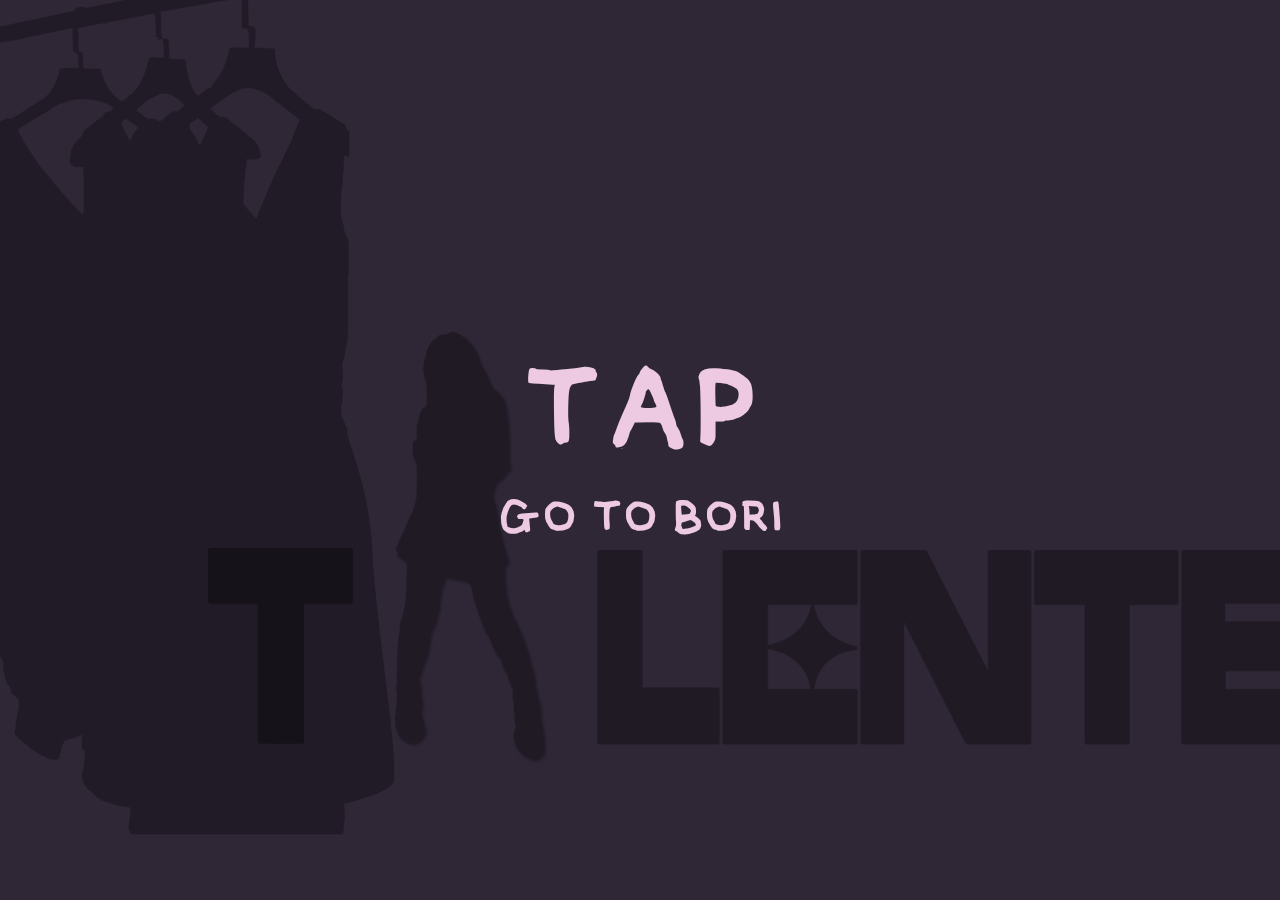
<file: index.html>
<!DOCTYPE html>
<html lang="en">
<head>
    <meta charset="UTF-8">
    <meta http-equiv="X-UA-Compatible" content="IE=edge">
    <meta name="viewport" content="width=device-width, initial-scale=1.0">
    <title>Talentbori</title>
    <link rel="stylesheet" href="./assets/css/style.css">

    <link rel="shortcut icon" href="./assets/image/nav/nav1.png" />
    <link rel="apple-touch-icon-precomposed" href="" />
    <link rel="apple-touch-icon-precomposed" sizes="96x96" href="./assets/image/nav/nav1.png" />
    <link rel="apple-touch-icon-precomposed" sizes="144x144" href="./assets/image/nav/nav1.png" />
    <link rel="apple-touch-icon-precomposed" sizes="192x192" href="./assets/image/nav/nav1.png" />
    
</head>
<body id="landingpage">
    <div class="landingpage">
        <div class="landingpage__container flex">
            <a href="home.html">
                <p class="text1">tap</p>
                <p class="text2">go to bori</p>
            </a>
        </div>
    </div>
    
        
</body>
</html>
</file>
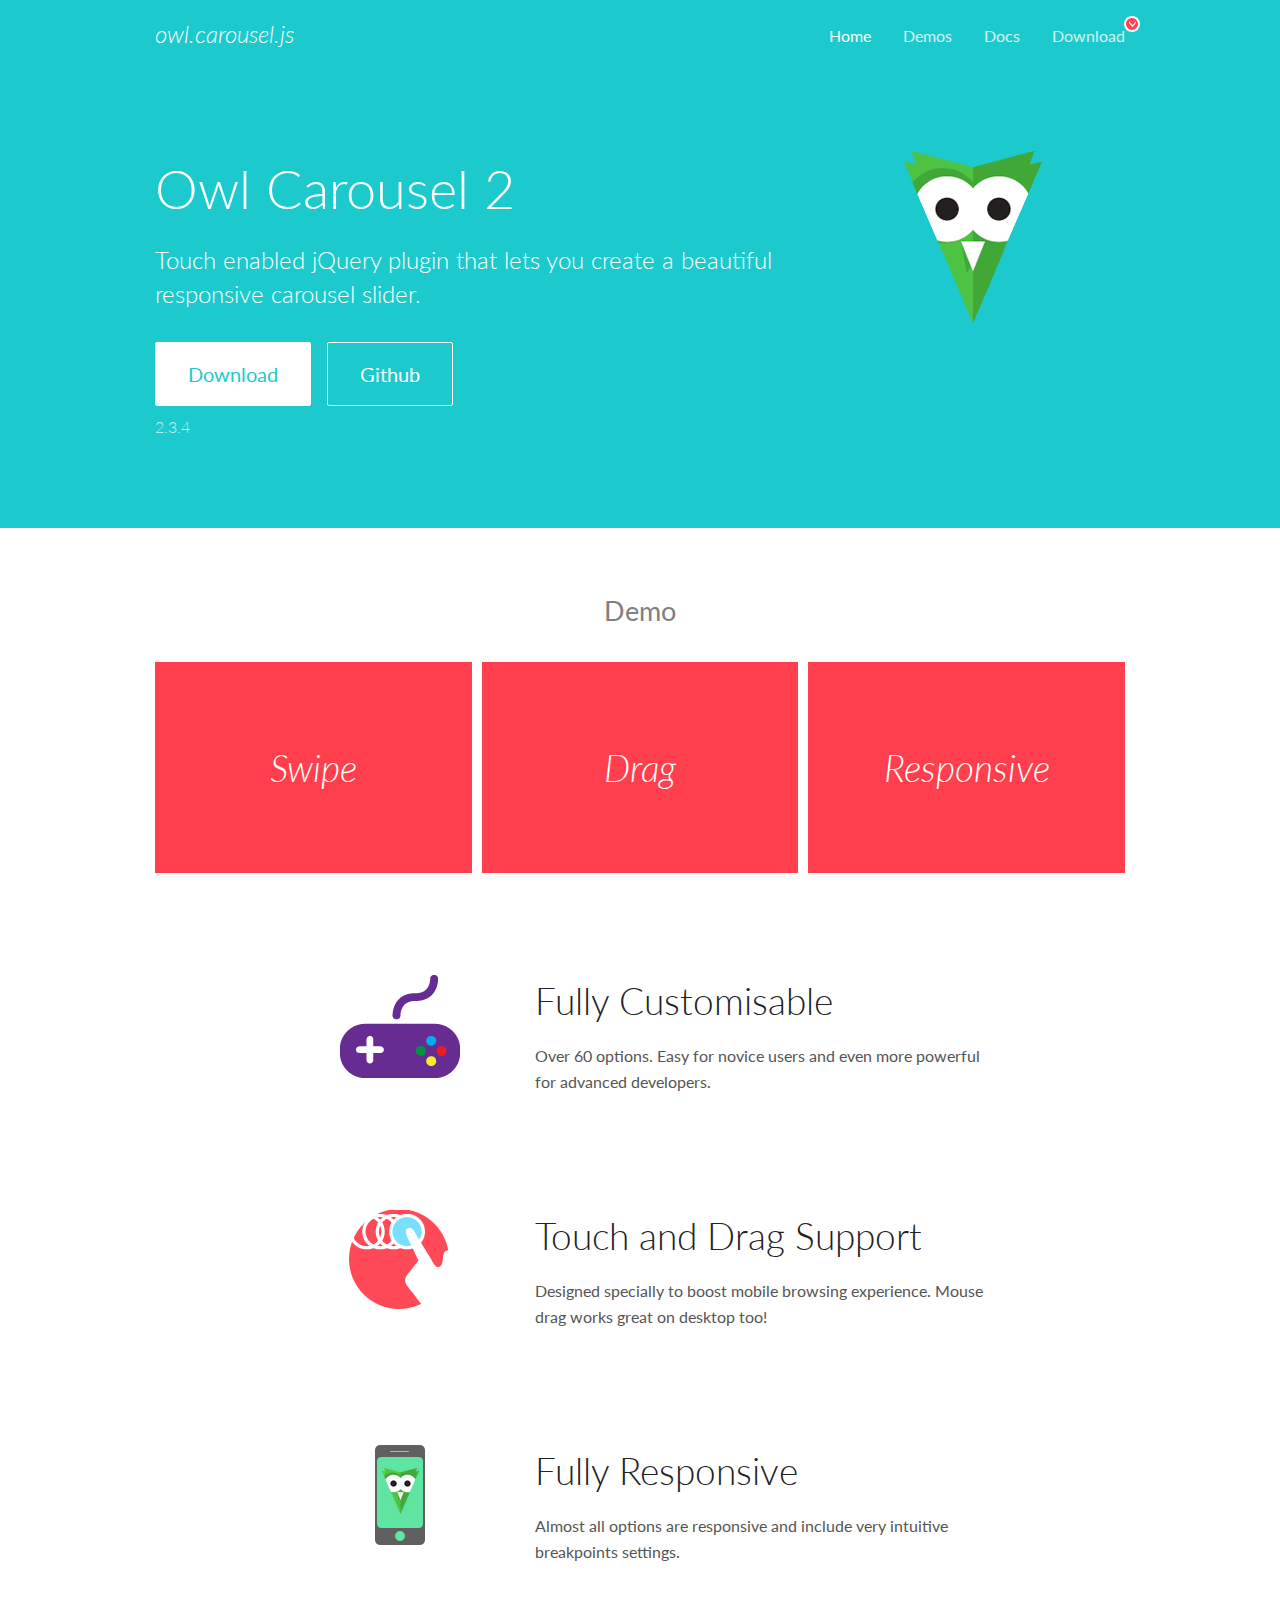
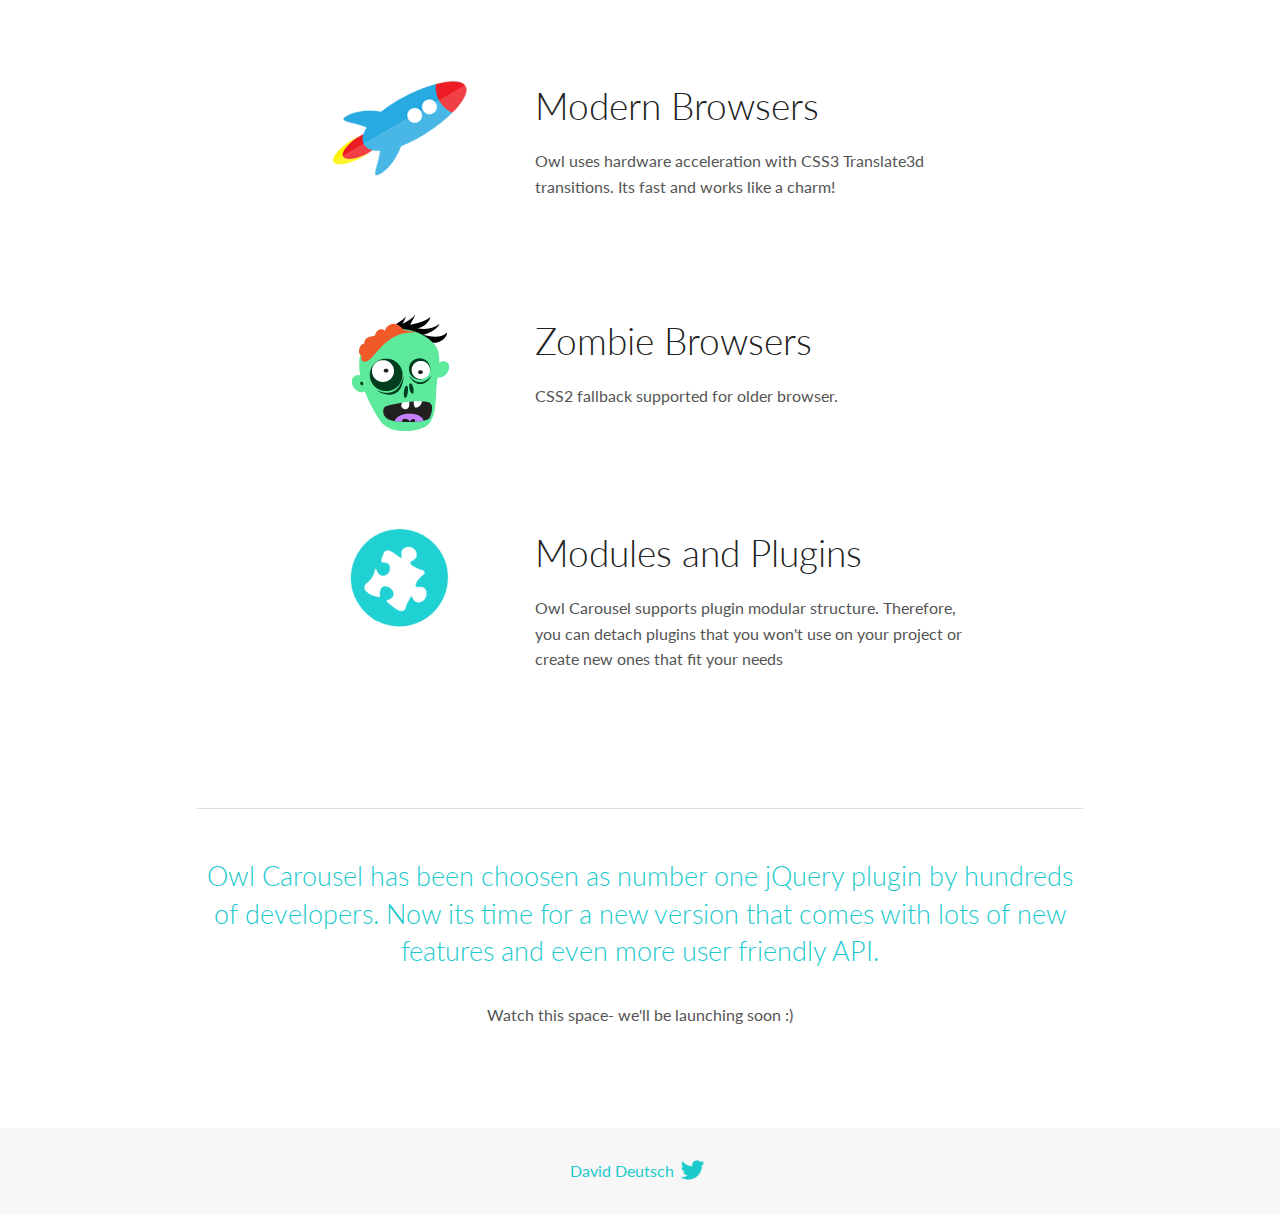
<file: assets/vendor/OwlCarousel2-2.3.4/docs/index.html>
<!DOCTYPE html>
<html lang="en">
  <head>

    <!-- head -->
    <meta charset="utf-8">
    <meta name="msapplication-tap-highlight" content="no" />
    <meta name="viewport" content="width=device-width, initial-scale=1.0" />
    <meta name="description" content="Touch enabled jQuery plugin that lets you create beautiful responsive carousel slider.">
    <meta name="author" content="David Deutsch">
    <title>
      Home | Owl Carousel | 2.3.4
    </title>

    <!-- Stylesheets -->
    <link href='https://fonts.googleapis.com/css?family=Lato:300,400,700,400italic,300italic' rel='stylesheet' type='text/css'>
    <link rel="stylesheet" href="assets/css/docs.theme.min.css">

    <!-- Owl Stylesheets -->
    <link rel="stylesheet" href="assets/owlcarousel/assets/owl.carousel.min.css">
    <link rel="stylesheet" href="assets/owlcarousel/assets/owl.theme.default.min.css">

    <!-- HTML5 shim and Respond.js IE8 support of HTML5 elements and media queries -->

    <!--[if lt IE 9]>
      <script src="https://oss.maxcdn.com/libs/html5shiv/3.7.0/html5shiv.js"></script>
      <script src="https://oss.maxcdn.com/libs/respond.js/1.3.0/respond.min.js"></script>
    <![endif]-->

    <!-- Favicons -->
    <link rel="apple-touch-icon-precomposed" sizes="144x144" href="assets/ico/apple-touch-icon-144-precomposed.png">
    <link rel="shortcut icon" href="assets/ico/favicon.png">
    <link rel="shortcut icon" href="favicon.ico">

    <!-- Yeah i know js should not be in header. Its required for demos.-->

    <!-- javascript -->
    <script src="assets/vendors/jquery.min.js"></script>
    <script src="assets/owlcarousel/owl.carousel.js"></script>
  </head>
  <body>

    <!-- header -->
    <header class="header">
      <div class="row">
        <div class="large-12 columns">
          <div class="brand left">
            <h3>
              <a href="/OwlCarousel2/">owl.carousel.js</a> 
            </h3>
          </div>
          <a id="toggle-nav" class="right">
            <span></span> <span></span> <span></span> 
          </a> 
          <div class="nav-bar">
            <ul class="clearfix">
              <li class="active">
                <a href="/OwlCarousel2/index.html">Home</a> 
              </li>
              <li> <a href="/OwlCarousel2/demos/demos.html">Demos</a>  </li>
              <li> <a href="/OwlCarousel2/docs/started-welcome.html">Docs</a>  </li>
              <li>
                <a href="https://github.com/OwlCarousel2/OwlCarousel2/archive/2.3.4.zip">Download</a> 
                <span class="download"></span> 
              </li>
            </ul>
          </div>
        </div>
      </div>
    </header>

    <!-- home panel -->
    <section id="hero">
      <div class="row">
        <div class="large-8 medium-8 columns">
          <h1>Owl Carousel 2</h1>
          <h4>Touch enabled jQuery plugin that lets you create a beautiful responsive carousel slider.</h4>
          <a href="https://github.com/OwlCarousel2/OwlCarousel2/archive/2.3.4.zip" class="hero-button">Download</a> 
          <a href="https://github.com/OwlCarousel2/OwlCarousel2" class="hero-button outline">Github</a> 
          <p>2.3.4</p>
        </div>
        <div class="large-4 medium-4 columns">
          <img class="owl-logo" src="assets/img/owl-logo.png" alt="mr. Owl">
        </div>
      </div>
    </section>

    <!-- body -->
    <div class="home-demo">
      <div class="row">
        <div class="large-12 columns">
          <h3>Demo</h3>
          <div class="owl-carousel">
            <div class="item">
              <h2>Swipe</h2>
            </div>
            <div class="item">
              <h2>Drag</h2>
            </div>
            <div class="item">
              <h2>Responsive</h2>
            </div>
            <div class="item">
              <h2>CSS3</h2>
            </div>
            <div class="item">
              <h2>Fast</h2>
            </div>
            <div class="item">
              <h2>Easy</h2>
            </div>
            <div class="item">
              <h2>Free</h2>
            </div>
            <div class="item">
              <h2>Upgradable</h2>
            </div>
            <div class="item">
              <h2>Tons of options</h2>
            </div>
            <div class="item">
              <h2>Infinity</h2>
            </div>
            <div class="item">
              <h2>Auto Width</h2>
            </div>
          </div>
        </div>
      </div>
    </div>
    <script>
      var owl = $('.owl-carousel');
      owl.owlCarousel({
        margin: 10,
        loop: true,
        responsive: {
          0: {
            items: 1
          },
          600: {
            items: 2
          },
          1000: {
            items: 3
          }
        }
      })
    </script>

    <!-- features -->
    <div id="features">
      <div class="row">
        <div class="small-12 medium-9 small-centered columns">
          <section class="row feature">
            <div class="medium-4 small-12 columns">
              <img src="assets/img/feature-options.png" alt="">
            </div>
            <div class="medium-8 small-12 columns">
              <h2>Fully Customisable</h2>
              <p>Over 60 options. Easy for novice users and even more powerful for advanced developers.</p>
            </div>
          </section>
          <section class="row feature">
            <div class="medium-4 small-12 columns">
              <img src="assets/img/feature-drag.png" alt="">
            </div>
            <div class="medium-8 small-12 columns">
              <h2>Touch and Drag Support</h2>
              <p>Designed specially to boost mobile browsing experience. Mouse drag works great on desktop too!</p>
            </div>
          </section>
          <section class="row feature">
            <div class="medium-4 small-12 columns">
              <img src="assets/img/feature-responsive.png" alt="">
            </div>
            <div class="medium-8 small-12 columns">
              <h2>Fully Responsive</h2>
              <p>Almost all options are responsive and include very intuitive breakpoints settings.</p>
            </div>
          </section>
          <section class="row feature">
            <div class="medium-4 small-12 columns">
              <img src="assets/img/feature-modern.png" alt="">
            </div>
            <div class="medium-8 small-12 columns">
              <h2>Modern Browsers</h2>
              <p>Owl uses hardware acceleration with CSS3 Translate3d transitions. Its fast and works like a charm! </p>
            </div>
          </section>
          <section class="row feature">
            <div class="medium-4 small-12 columns">
              <img src="assets/img/feature-zombie.png" alt="">
            </div>
            <div class="medium-8 small-12 columns">
              <h2>Zombie Browsers</h2>
              <p>CSS2 fallback supported for older browser.</p>
            </div>
          </section>
          <section class="row feature">
            <div class="medium-4 small-12 columns">
              <img src="assets/img/feature-module.png" alt="">
            </div>
            <div class="medium-8 small-12 columns">
              <h2>Modules and Plugins</h2>
              <p>Owl Carousel supports plugin modular structure. Therefore, you can detach plugins that you won&#x27;t use on your project or create new ones that fit your needs</p>
            </div>
          </section>
        </div>
      </div>
    </div>

    <!-- footer -->
    <section id="teaser-text">
      <div class="row">
        <div class="small-12 medium-11 small-centered columns">
          <hr>
          <h3 id="owl-carousel-has-been-choosen-as-number-one-jquery-plugin-by-hundreds-of-developers-now-its-time-for-a-new-version-that-comes-with-lots-of-new-features-and-even-more-user-friendly-api-">Owl Carousel has been choosen as number one jQuery plugin by hundreds of developers. Now its time for a new version that comes with lots of new features and even more user friendly API.</h3>
          <p>Watch this space- we&#39;ll be launching soon :)</p>
        </div>
      </div>
    </section>

    <!-- footer -->
    <footer class="footer">
      <div class="row">
        <div class="large-12 columns">
          <h5>
            <a href="/OwlCarousel2/docs/support-contact.html">David Deutsch</a> 
            <a id="custom-tweet-button" href="https://twitter.com/share?url=https://github.com/OwlCarousel2/OwlCarousel2&text=Owl Carousel - This is so awesome! " target="_blank"></a> 
          </h5>
        </div>
      </div>
    </footer>

    <!-- vendors -->
    <script src="assets/vendors/highlight.js"></script>
    <script src="assets/js/app.js"></script>
  </body>
</html>
</file>
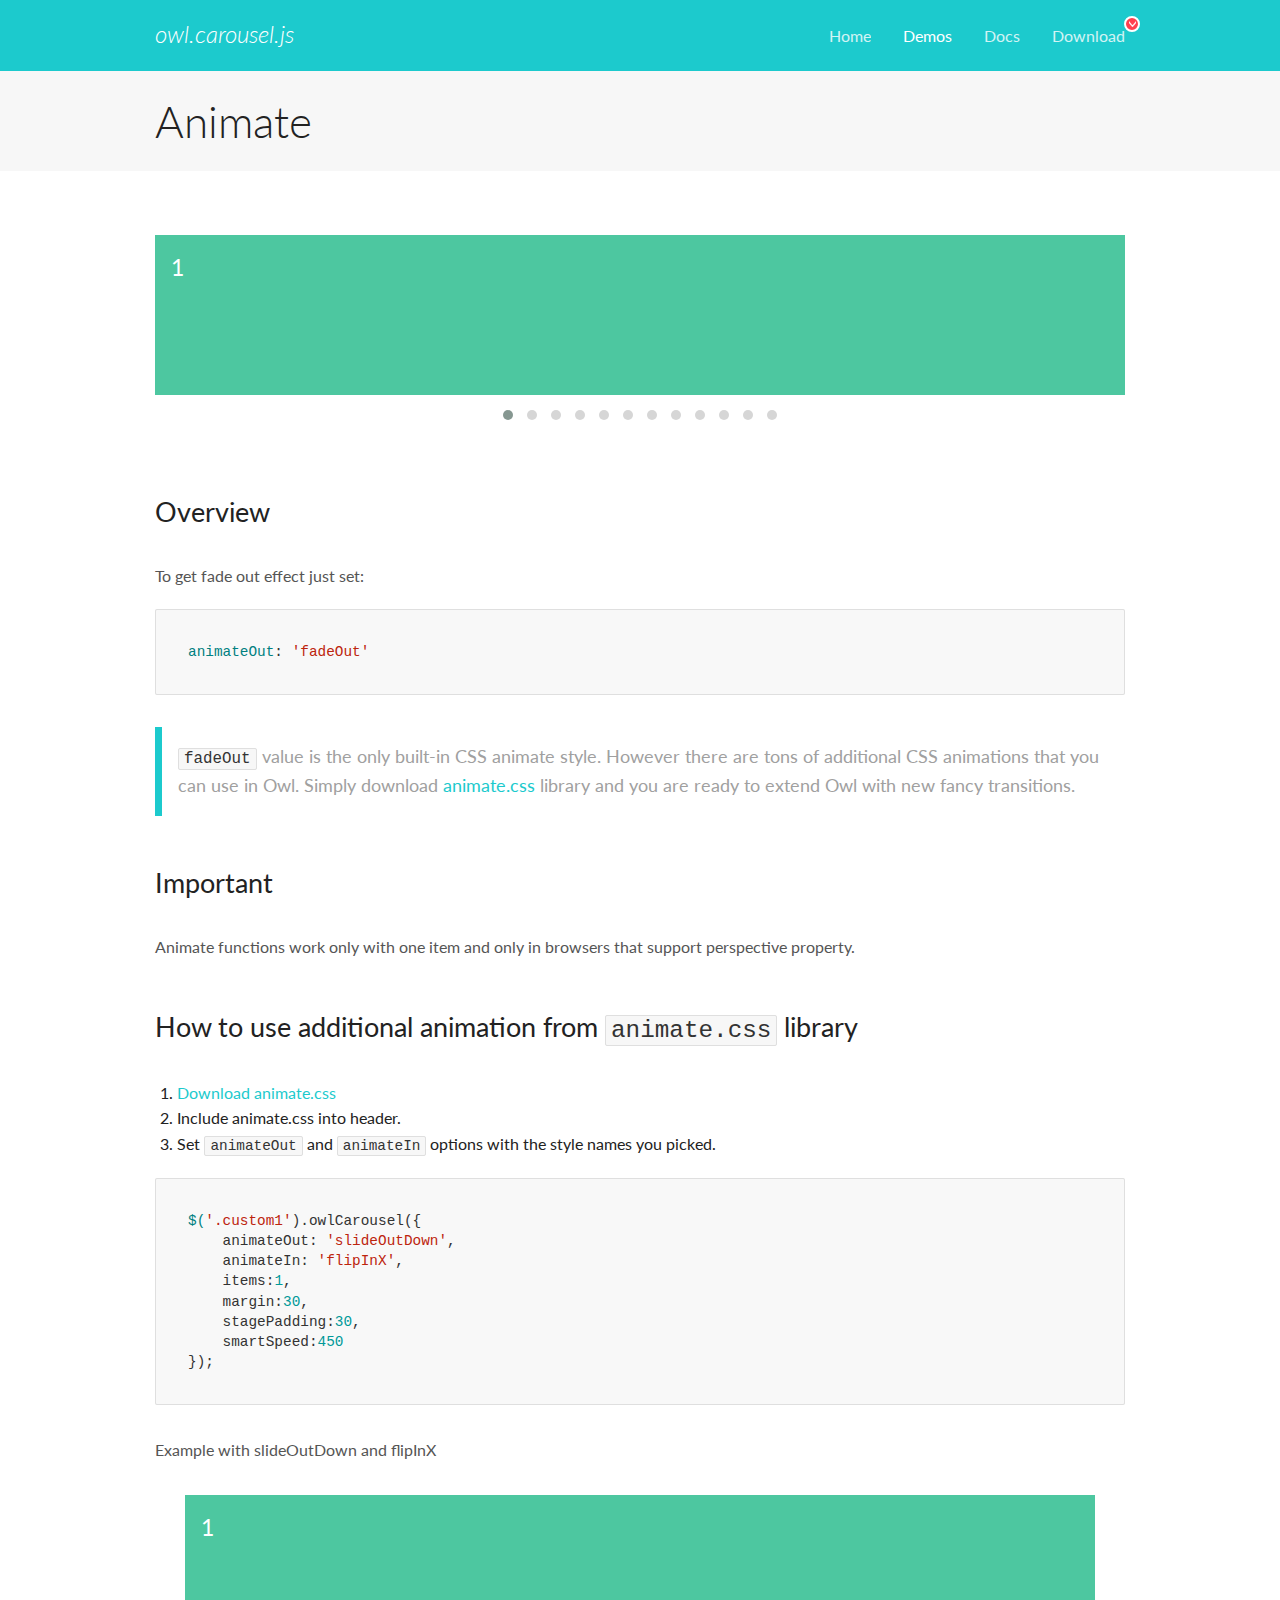
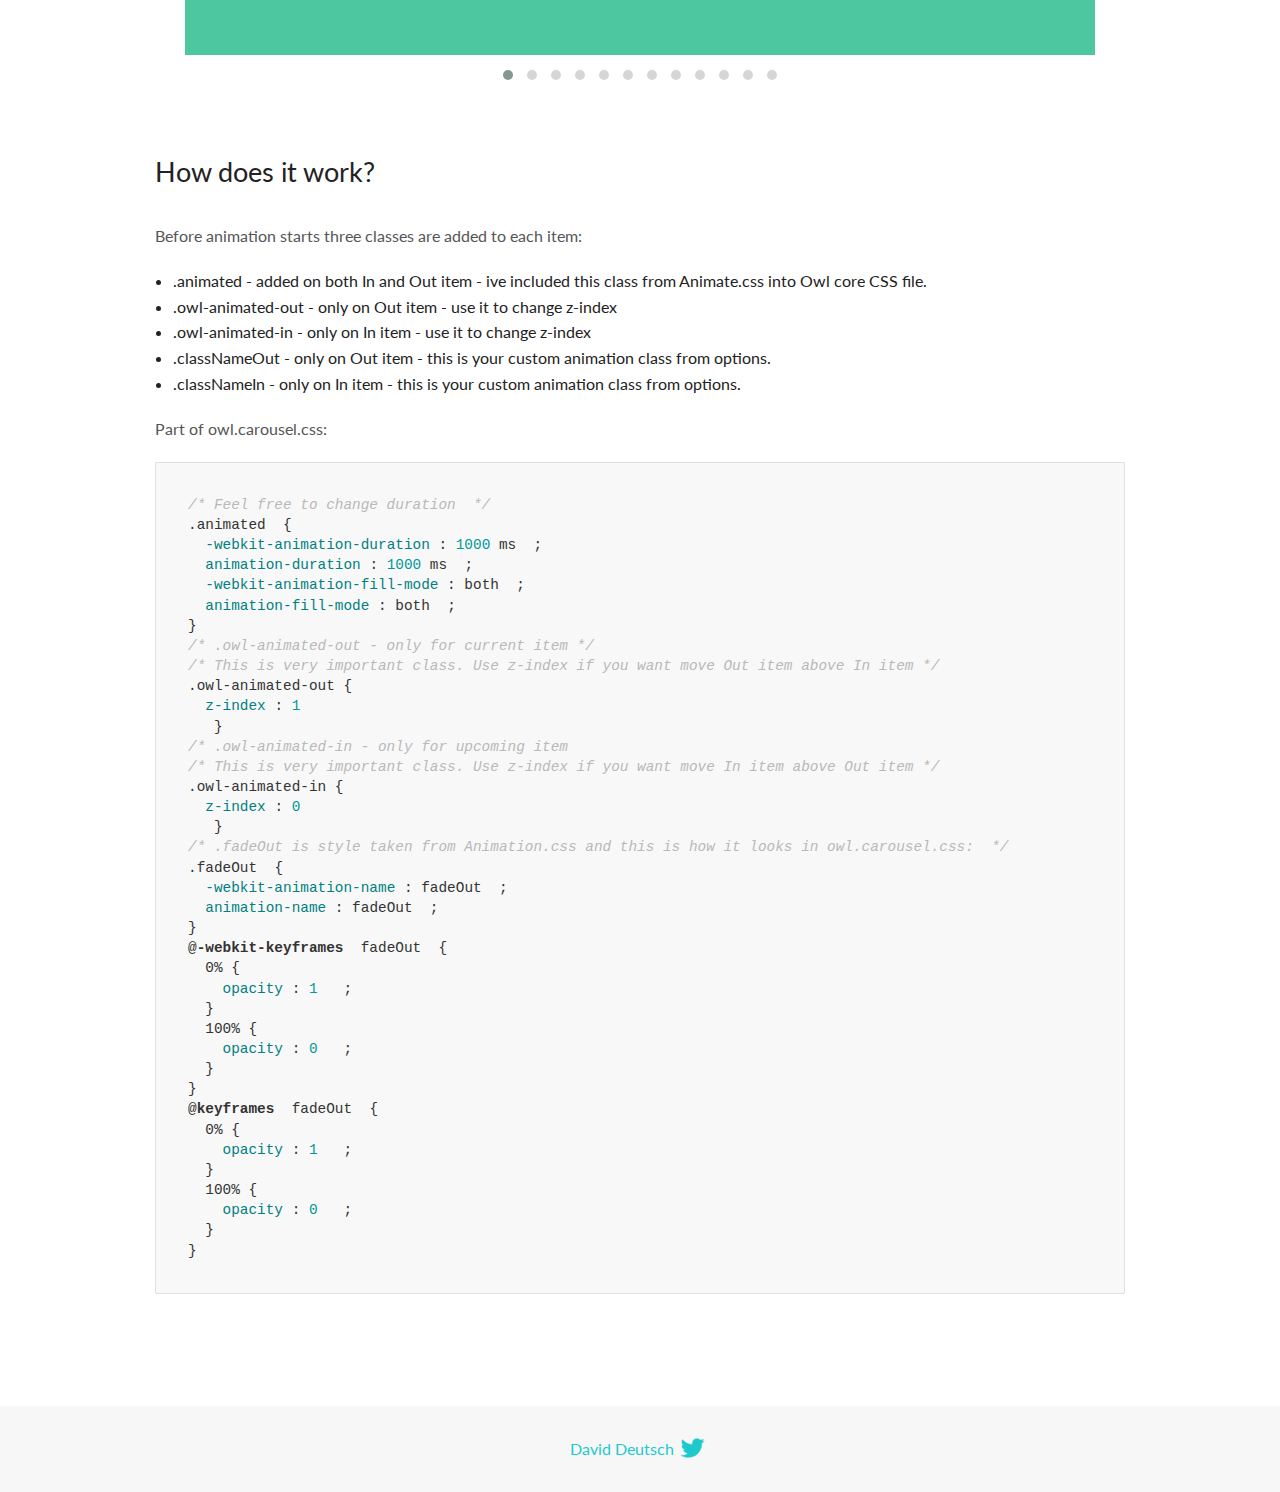
<file: assets/vendor/OwlCarousel2-2.3.4/docs/demos/animate.html>
<!DOCTYPE html>
<html lang="en">
  <head>

    <!-- head -->
    <meta charset="utf-8">
    <meta name="msapplication-tap-highlight" content="no" />
    <meta name="viewport" content="width=device-width, initial-scale=1.0" />
    <meta name="description" content="Animate carousel">
    <meta name="author" content="David Deutsch">
    <title>
      Animate Demo | Owl Carousel | 2.3.4
    </title>

    <!-- Stylesheets -->
    <link href='https://fonts.googleapis.com/css?family=Lato:300,400,700,400italic,300italic' rel='stylesheet' type='text/css'>
    <link rel="stylesheet" href="../assets/css/docs.theme.min.css">

    <!-- Owl Stylesheets -->
    <link rel="stylesheet" href="../assets/owlcarousel/assets/owl.carousel.min.css">
    <link rel="stylesheet" href="../assets/owlcarousel/assets/owl.theme.default.min.css">

    <!-- HTML5 shim and Respond.js IE8 support of HTML5 elements and media queries -->

    <!--[if lt IE 9]>
      <script src="https://oss.maxcdn.com/libs/html5shiv/3.7.0/html5shiv.js"></script>
      <script src="https://oss.maxcdn.com/libs/respond.js/1.3.0/respond.min.js"></script>
    <![endif]-->

    <!-- Favicons -->
    <link rel="apple-touch-icon-precomposed" sizes="144x144" href="../assets/ico/apple-touch-icon-144-precomposed.png">
    <link rel="shortcut icon" href="../assets/ico/favicon.png">
    <link rel="shortcut icon" href="favicon.ico">

    <!-- Yeah i know js should not be in header. Its required for demos.-->

    <!-- javascript -->
    <script src="../assets/vendors/jquery.min.js"></script>
    <script src="../assets/owlcarousel/owl.carousel.js"></script>
  </head>
  <body>

    <!-- header -->
    <header class="header">
      <div class="row">
        <div class="large-12 columns">
          <div class="brand left">
            <h3>
              <a href="/OwlCarousel2/">owl.carousel.js</a> 
            </h3>
          </div>
          <a id="toggle-nav" class="right">
            <span></span> <span></span> <span></span> 
          </a> 
          <div class="nav-bar">
            <ul class="clearfix">
              <li> <a href="/OwlCarousel2/index.html">Home</a>  </li>
              <li class="active">
                <a href="/OwlCarousel2/demos/demos.html">Demos</a> 
              </li>
              <li> <a href="/OwlCarousel2/docs/started-welcome.html">Docs</a>  </li>
              <li>
                <a href="https://github.com/OwlCarousel2/OwlCarousel2/archive/2.3.4.zip">Download</a> 
                <span class="download"></span> 
              </li>
            </ul>
          </div>
        </div>
      </div>
    </header>

    <!-- title -->
    <section class="title">
      <div class="row">
        <div class="large-12 columns">
          <h1>Animate</h1>
        </div>
      </div>
    </section>

    <!--  Demos -->
    <section id="demos">
      <div class="row">
        <div class="large-12 columns">
          <div class="fadeOut owl-carousel owl-theme">
            <div class="item">
              <h4>1</h4>
            </div>
            <div class="item">
              <h4>2</h4>
            </div>
            <div class="item">
              <h4>3</h4>
            </div>
            <div class="item">
              <h4>4</h4>
            </div>
            <div class="item">
              <h4>5</h4>
            </div>
            <div class="item">
              <h4>6</h4>
            </div>
            <div class="item">
              <h4>7</h4>
            </div>
            <div class="item">
              <h4>8</h4>
            </div>
            <div class="item">
              <h4>9</h4>
            </div>
            <div class="item">
              <h4>10</h4>
            </div>
            <div class="item">
              <h4>11</h4>
            </div>
            <div class="item">
              <h4>12</h4>
            </div>
          </div>
          <h3 id="overview">Overview</h3>
          <p>To get fade out effect just set:</p>
          <pre><code>animateOut: &#39;fadeOut&#39;</code></pre>
          <blockquote>
            <p><code>fadeOut</code> value is the only built-in CSS animate style. However there are tons of additional CSS animations that you can use in Owl. Simply download
              <a href="https://daneden.github.io/animate.css/">animate.css</a>  library and you are ready to extend Owl with new fancy transitions.</p>
          </blockquote>
          <h3 id="important">Important</h3>
          <p>Animate functions work only with one item and only in browsers that support perspective property.</p>
          <h3 id="how-to-use-additional-animation-from-animate-css-library">How to use additional animation from <code>animate.css</code> library</h3>
          <ol>
            <li> <a href="https://daneden.github.io/animate.css/">Download animate.css</a>  </li>
            <li>Include animate.css into header.</li>
            <li>Set <code>animateOut</code> and <code>animateIn</code> options with the style names you picked.</li>
          </ol>
          <pre><code>$(&#39;.custom1&#39;).owlCarousel({
    animateOut: &#39;slideOutDown&#39;,
    animateIn: &#39;flipInX&#39;,
    items:1,
    margin:30,
    stagePadding:30,
    smartSpeed:450
});</code></pre>
          <p>Example with slideOutDown and flipInX</p>
          <div class="custom1 owl-carousel owl-theme">
            <div class="item">
              <h4>1</h4>
            </div>
            <div class="item">
              <h4>2</h4>
            </div>
            <div class="item">
              <h4>3</h4>
            </div>
            <div class="item">
              <h4>4</h4>
            </div>
            <div class="item">
              <h4>5</h4>
            </div>
            <div class="item">
              <h4>6</h4>
            </div>
            <div class="item">
              <h4>7</h4>
            </div>
            <div class="item">
              <h4>8</h4>
            </div>
            <div class="item">
              <h4>9</h4>
            </div>
            <div class="item">
              <h4>10</h4>
            </div>
            <div class="item">
              <h4>11</h4>
            </div>
            <div class="item">
              <h4>12</h4>
            </div>
          </div>
          <h3 id="how-does-it-work-">How does it work?</h3>
          <p>Before animation starts three classes are added to each item:</p>
          <ul>
            <li>.animated - added on both In and Out item - ive included this class from Animate.css into Owl core CSS file.</li>
            <li>.owl-animated-out - only on Out item - use it to change z-index</li>
            <li>.owl-animated-in - only on In item - use it to change z-index</li>
            <li>.classNameOut - only on Out item - this is your custom animation class from options.</li>
            <li>.classNameIn - only on In item - this is your custom animation class from options.</li>
          </ul>
          <p>Part of owl.carousel.css:</p>
          <pre><code class="language-css"><span class="comment">/* Feel free to change duration  */</span> 
<span class="class">.animated</span>  <span class="rules">{
  <span class="rule"><span class="attribute">-webkit-animation-duration</span> :<span class="value"> <span class="number">1000</span> ms</span> </span> ;
  <span class="rule"><span class="attribute">animation-duration</span> :<span class="value"> <span class="number">1000</span> ms</span> </span> ;
  <span class="rule"><span class="attribute">-webkit-animation-fill-mode</span> :<span class="value"> both</span> </span> ;
  <span class="rule"><span class="attribute">animation-fill-mode</span> :<span class="value"> both</span> </span> ;
<span class="rule">}</span> </span> 
<span class="comment">/* .owl-animated-out - only for current item */</span> 
<span class="comment">/* This is very important class. Use z-index if you want move Out item above In item */</span> 
<span class="class">.owl-animated-out</span> <span class="rules">{
  <span class="rule"><span class="attribute">z-index</span> :<span class="value"> <span class="number">1</span> 
</span> </span> </span> }
<span class="comment">/* .owl-animated-in - only for upcoming item
/* This is very important class. Use z-index if you want move In item above Out item */</span> 
<span class="class">.owl-animated-in</span> <span class="rules">{
  <span class="rule"><span class="attribute">z-index</span> :<span class="value"> <span class="number">0</span> 
</span> </span> </span> }
<span class="comment">/* .fadeOut is style taken from Animation.css and this is how it looks in owl.carousel.css:  */</span> 
<span class="class">.fadeOut</span>  <span class="rules">{
  <span class="rule"><span class="attribute">-webkit-animation-name</span> :<span class="value"> fadeOut</span> </span> ;
  <span class="rule"><span class="attribute">animation-name</span> :<span class="value"> fadeOut</span> </span> ;
<span class="rule">}</span> </span> 
<span class="at_rule">@<span class="keyword">-webkit-keyframes</span>  fadeOut </span> {
  0% <span class="rules">{
    <span class="rule"><span class="attribute">opacity</span> :<span class="value"> <span class="number">1</span> </span> </span> ;
  <span class="rule">}</span> </span> 
  100% <span class="rules">{
    <span class="rule"><span class="attribute">opacity</span> :<span class="value"> <span class="number">0</span> </span> </span> ;
  <span class="rule">}</span> </span> 
}
<span class="at_rule">@<span class="keyword">keyframes</span>  fadeOut </span> {
  0% <span class="rules">{
    <span class="rule"><span class="attribute">opacity</span> :<span class="value"> <span class="number">1</span> </span> </span> ;
  <span class="rule">}</span> </span> 
  100% <span class="rules">{
    <span class="rule"><span class="attribute">opacity</span> :<span class="value"> <span class="number">0</span> </span> </span> ;
  <span class="rule">}</span> </span> 
}</code></pre>
          <link rel="stylesheet" href="../assets/css/animate.css">
          <script>
            jQuery(document).ready(function($) {
              $('.fadeOut').owlCarousel({
                items: 1,
                animateOut: 'fadeOut',
                loop: true,
                margin: 10,
              });
              $('.custom1').owlCarousel({
                animateOut: 'slideOutDown',
                animateIn: 'flipInX',
                items: 1,
                margin: 30,
                stagePadding: 30,
                smartSpeed: 450
              });
            });
          </script>
        </div>
      </div>
    </section>

    <!-- footer -->
    <footer class="footer">
      <div class="row">
        <div class="large-12 columns">
          <h5>
            <a href="/OwlCarousel2/docs/support-contact.html">David Deutsch</a> 
            <a id="custom-tweet-button" href="https://twitter.com/share?url=https://github.com/OwlCarousel2/OwlCarousel2&text=Owl Carousel - This is so awesome! " target="_blank"></a> 
          </h5>
        </div>
      </div>
    </footer>

    <!-- vendors -->
    <script src="../assets/vendors/highlight.js"></script>
    <script src="../assets/js/app.js"></script>
  </body>
</html>
</file>
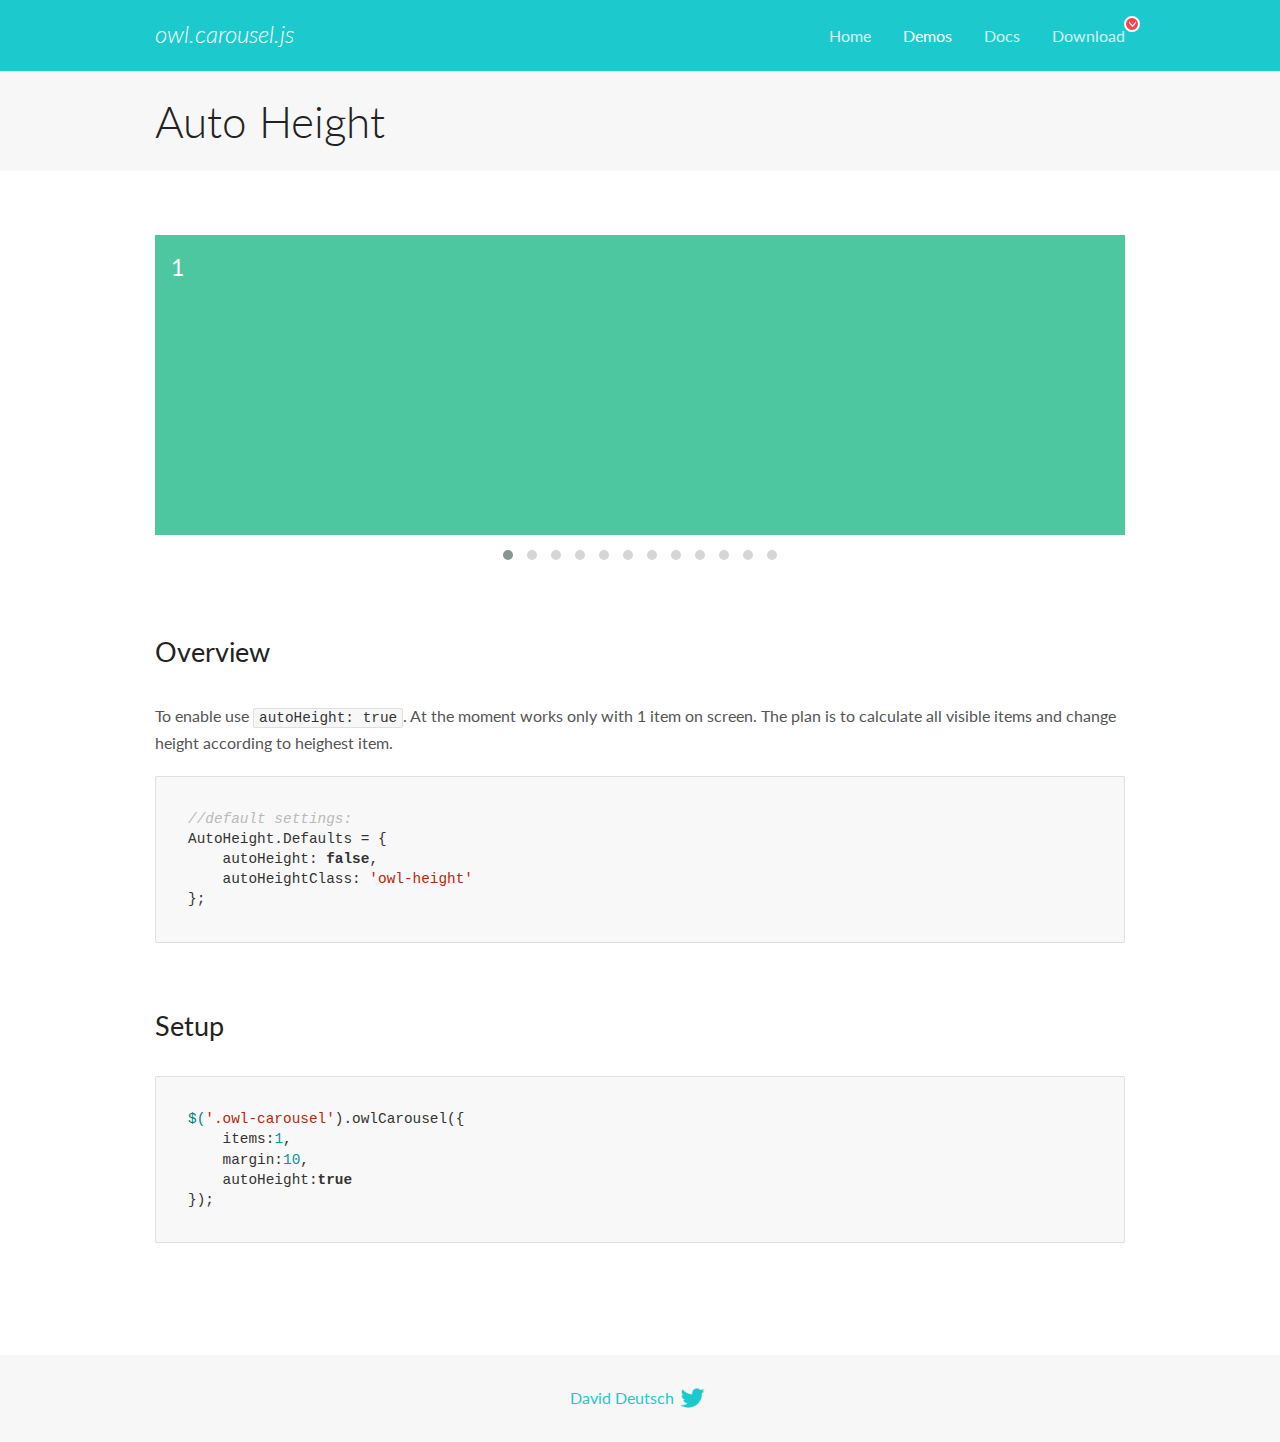
<file: assets/vendor/OwlCarousel2-2.3.4/docs/demos/autoheight.html>
<!DOCTYPE html>
<html lang="en">
  <head>

    <!-- head -->
    <meta charset="utf-8">
    <meta name="msapplication-tap-highlight" content="no" />
    <meta name="viewport" content="width=device-width, initial-scale=1.0" />
    <meta name="description" content="autoHeight usage demo">
    <meta name="author" content="David Deutsch">
    <title>
      Auto Height Demo | Owl Carousel | 2.3.4
    </title>

    <!-- Stylesheets -->
    <link href='https://fonts.googleapis.com/css?family=Lato:300,400,700,400italic,300italic' rel='stylesheet' type='text/css'>
    <link rel="stylesheet" href="../assets/css/docs.theme.min.css">

    <!-- Owl Stylesheets -->
    <link rel="stylesheet" href="../assets/owlcarousel/assets/owl.carousel.min.css">
    <link rel="stylesheet" href="../assets/owlcarousel/assets/owl.theme.default.min.css">

    <!-- HTML5 shim and Respond.js IE8 support of HTML5 elements and media queries -->

    <!--[if lt IE 9]>
      <script src="https://oss.maxcdn.com/libs/html5shiv/3.7.0/html5shiv.js"></script>
      <script src="https://oss.maxcdn.com/libs/respond.js/1.3.0/respond.min.js"></script>
    <![endif]-->

    <!-- Favicons -->
    <link rel="apple-touch-icon-precomposed" sizes="144x144" href="../assets/ico/apple-touch-icon-144-precomposed.png">
    <link rel="shortcut icon" href="../assets/ico/favicon.png">
    <link rel="shortcut icon" href="favicon.ico">

    <!-- Yeah i know js should not be in header. Its required for demos.-->

    <!-- javascript -->
    <script src="../assets/vendors/jquery.min.js"></script>
    <script src="../assets/owlcarousel/owl.carousel.js"></script>
  </head>
  <body>

    <!-- header -->
    <header class="header">
      <div class="row">
        <div class="large-12 columns">
          <div class="brand left">
            <h3>
              <a href="/OwlCarousel2/">owl.carousel.js</a> 
            </h3>
          </div>
          <a id="toggle-nav" class="right">
            <span></span> <span></span> <span></span> 
          </a> 
          <div class="nav-bar">
            <ul class="clearfix">
              <li> <a href="/OwlCarousel2/index.html">Home</a>  </li>
              <li class="active">
                <a href="/OwlCarousel2/demos/demos.html">Demos</a> 
              </li>
              <li> <a href="/OwlCarousel2/docs/started-welcome.html">Docs</a>  </li>
              <li>
                <a href="https://github.com/OwlCarousel2/OwlCarousel2/archive/2.3.4.zip">Download</a> 
                <span class="download"></span> 
              </li>
            </ul>
          </div>
        </div>
      </div>
    </header>

    <!-- title -->
    <section class="title">
      <div class="row">
        <div class="large-12 columns">
          <h1>Auto Height</h1>
        </div>
      </div>
    </section>

    <!--  Demos -->
    <section id="demos">
      <div class="row">
        <div class="large-12 columns">
          <div class="owl-carousel owl-theme">
            <div class="item" style="height:300px">
              <h4>1</h4>
            </div>
            <div class="item" style="height:100px">
              <h4>2</h4>
            </div>
            <div class="item" style="height:500px">
              <h4>3</h4>
            </div>
            <div class="item" style="height:250px">
              <h4>4</h4>
            </div>
            <div class="item" style="height:400px">
              <h4>5</h4>
            </div>
            <div class="item" style="height:500px">
              <h4>6</h4>
            </div>
            <div class="item" style="height:600px">
              <h4>7</h4>
            </div>
            <div class="item" style="height:400px">
              <h4>8</h4>
            </div>
            <div class="item" style="height:300px">
              <h4>9</h4>
            </div>
            <div class="item" style="height:350px">
              <h4>10</h4>
            </div>
            <div class="item" style="height:200px">
              <h4>11</h4>
            </div>
            <div class="item" style="height:150px">
              <h4>12</h4>
            </div>
          </div>
          <h3 id="overview">Overview</h3>
          <p>To enable use <code>autoHeight: true</code>. At the moment works only with 1 item on screen. The plan is to calculate all visible items and change height according to heighest item.</p>
          <pre><code>//default settings:
AutoHeight.Defaults = {
    autoHeight: false,
    autoHeightClass: &#39;owl-height&#39;
};</code></pre>
          <h3 id="setup">Setup</h3>
          <pre><code>$(&#39;.owl-carousel&#39;).owlCarousel({
    items:1,
    margin:10,
    autoHeight:true
});</code></pre>
          <script>
            $(document).ready(function() {
              $('.owl-carousel').owlCarousel({
                items: 1,
                margin: 10,
                autoHeight: true
              });
            })
          </script>
        </div>
      </div>
    </section>

    <!-- footer -->
    <footer class="footer">
      <div class="row">
        <div class="large-12 columns">
          <h5>
            <a href="/OwlCarousel2/docs/support-contact.html">David Deutsch</a> 
            <a id="custom-tweet-button" href="https://twitter.com/share?url=https://github.com/OwlCarousel2/OwlCarousel2&text=Owl Carousel - This is so awesome! " target="_blank"></a> 
          </h5>
        </div>
      </div>
    </footer>

    <!-- vendors -->
    <script src="../assets/vendors/highlight.js"></script>
    <script src="../assets/js/app.js"></script>
  </body>
</html>
</file>
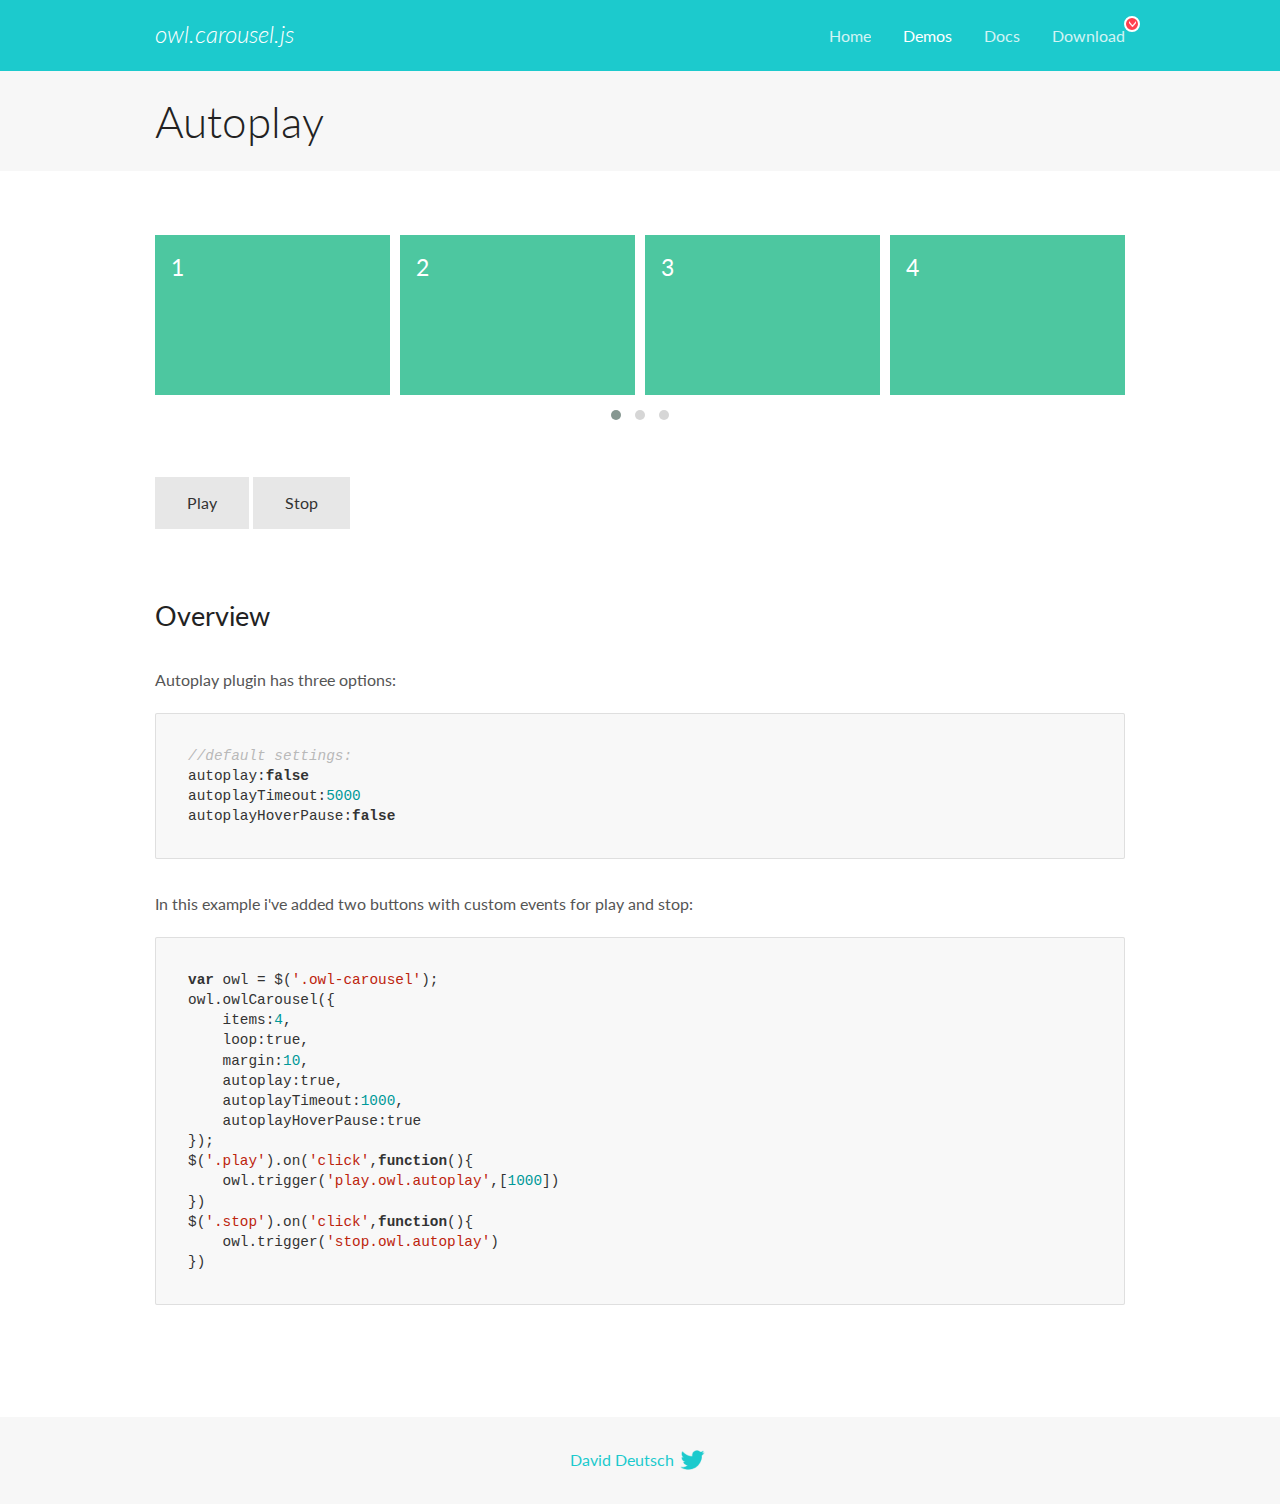
<file: assets/vendor/OwlCarousel2-2.3.4/docs/demos/autoplay.html>
<!DOCTYPE html>
<html lang="en">
  <head>

    <!-- head -->
    <meta charset="utf-8">
    <meta name="msapplication-tap-highlight" content="no" />
    <meta name="viewport" content="width=device-width, initial-scale=1.0" />
    <meta name="description" content="Autoplay usage demo">
    <meta name="author" content="David Deutsch">
    <title>
      Autoplay Demo | Owl Carousel | 2.3.4
    </title>

    <!-- Stylesheets -->
    <link href='https://fonts.googleapis.com/css?family=Lato:300,400,700,400italic,300italic' rel='stylesheet' type='text/css'>
    <link rel="stylesheet" href="../assets/css/docs.theme.min.css">

    <!-- Owl Stylesheets -->
    <link rel="stylesheet" href="../assets/owlcarousel/assets/owl.carousel.min.css">
    <link rel="stylesheet" href="../assets/owlcarousel/assets/owl.theme.default.min.css">

    <!-- HTML5 shim and Respond.js IE8 support of HTML5 elements and media queries -->

    <!--[if lt IE 9]>
      <script src="https://oss.maxcdn.com/libs/html5shiv/3.7.0/html5shiv.js"></script>
      <script src="https://oss.maxcdn.com/libs/respond.js/1.3.0/respond.min.js"></script>
    <![endif]-->

    <!-- Favicons -->
    <link rel="apple-touch-icon-precomposed" sizes="144x144" href="../assets/ico/apple-touch-icon-144-precomposed.png">
    <link rel="shortcut icon" href="../assets/ico/favicon.png">
    <link rel="shortcut icon" href="favicon.ico">

    <!-- Yeah i know js should not be in header. Its required for demos.-->

    <!-- javascript -->
    <script src="../assets/vendors/jquery.min.js"></script>
    <script src="../assets/owlcarousel/owl.carousel.js"></script>
  </head>
  <body>

    <!-- header -->
    <header class="header">
      <div class="row">
        <div class="large-12 columns">
          <div class="brand left">
            <h3>
              <a href="/OwlCarousel2/">owl.carousel.js</a> 
            </h3>
          </div>
          <a id="toggle-nav" class="right">
            <span></span> <span></span> <span></span> 
          </a> 
          <div class="nav-bar">
            <ul class="clearfix">
              <li> <a href="/OwlCarousel2/index.html">Home</a>  </li>
              <li class="active">
                <a href="/OwlCarousel2/demos/demos.html">Demos</a> 
              </li>
              <li> <a href="/OwlCarousel2/docs/started-welcome.html">Docs</a>  </li>
              <li>
                <a href="https://github.com/OwlCarousel2/OwlCarousel2/archive/2.3.4.zip">Download</a> 
                <span class="download"></span> 
              </li>
            </ul>
          </div>
        </div>
      </div>
    </header>

    <!-- title -->
    <section class="title">
      <div class="row">
        <div class="large-12 columns">
          <h1>Autoplay</h1>
        </div>
      </div>
    </section>

    <!--  Demos -->
    <section id="demos">
      <div class="row">
        <div class="large-12 columns">
          <div class="owl-carousel owl-theme">
            <div class="item">
              <h4>1</h4>
            </div>
            <div class="item">
              <h4>2</h4>
            </div>
            <div class="item">
              <h4>3</h4>
            </div>
            <div class="item">
              <h4>4</h4>
            </div>
            <div class="item">
              <h4>5</h4>
            </div>
            <div class="item">
              <h4>6</h4>
            </div>
            <div class="item">
              <h4>7</h4>
            </div>
            <div class="item">
              <h4>8</h4>
            </div>
            <div class="item">
              <h4>9</h4>
            </div>
            <div class="item">
              <h4>10</h4>
            </div>
            <div class="item">
              <h4>11</h4>
            </div>
            <div class="item">
              <h4>12</h4>
            </div>
          </div>
          <a class="button secondary play">Play</a> 
          <a class="button secondary stop">Stop</a> 
          <h3 id="overview">Overview</h3>
          <p>Autoplay plugin has three options:</p>
          <pre><code>//default settings:
autoplay:false
autoplayTimeout:5000
autoplayHoverPause:false</code></pre>
          <p>In this example i&#39;ve added two buttons with custom events for play and stop:</p>
          <pre><code>var owl = $(&#39;.owl-carousel&#39;);
owl.owlCarousel({
    items:4,
    loop:true,
    margin:10,
    autoplay:true,
    autoplayTimeout:1000,
    autoplayHoverPause:true
});
$(&#39;.play&#39;).on(&#39;click&#39;,function(){
    owl.trigger(&#39;play.owl.autoplay&#39;,[1000])
})
$(&#39;.stop&#39;).on(&#39;click&#39;,function(){
    owl.trigger(&#39;stop.owl.autoplay&#39;)
})</code></pre>
          <script>
            $(document).ready(function() {
              var owl = $('.owl-carousel');
              owl.owlCarousel({
                items: 4,
                loop: true,
                margin: 10,
                autoplay: true,
                autoplayTimeout: 1000,
                autoplayHoverPause: true
              });
              $('.play').on('click', function() {
                owl.trigger('play.owl.autoplay', [1000])
              })
              $('.stop').on('click', function() {
                owl.trigger('stop.owl.autoplay')
              })
            })
          </script>
        </div>
      </div>
    </section>

    <!-- footer -->
    <footer class="footer">
      <div class="row">
        <div class="large-12 columns">
          <h5>
            <a href="/OwlCarousel2/docs/support-contact.html">David Deutsch</a> 
            <a id="custom-tweet-button" href="https://twitter.com/share?url=https://github.com/OwlCarousel2/OwlCarousel2&text=Owl Carousel - This is so awesome! " target="_blank"></a> 
          </h5>
        </div>
      </div>
    </footer>

    <!-- vendors -->
    <script src="../assets/vendors/highlight.js"></script>
    <script src="../assets/js/app.js"></script>
  </body>
</html>
</file>
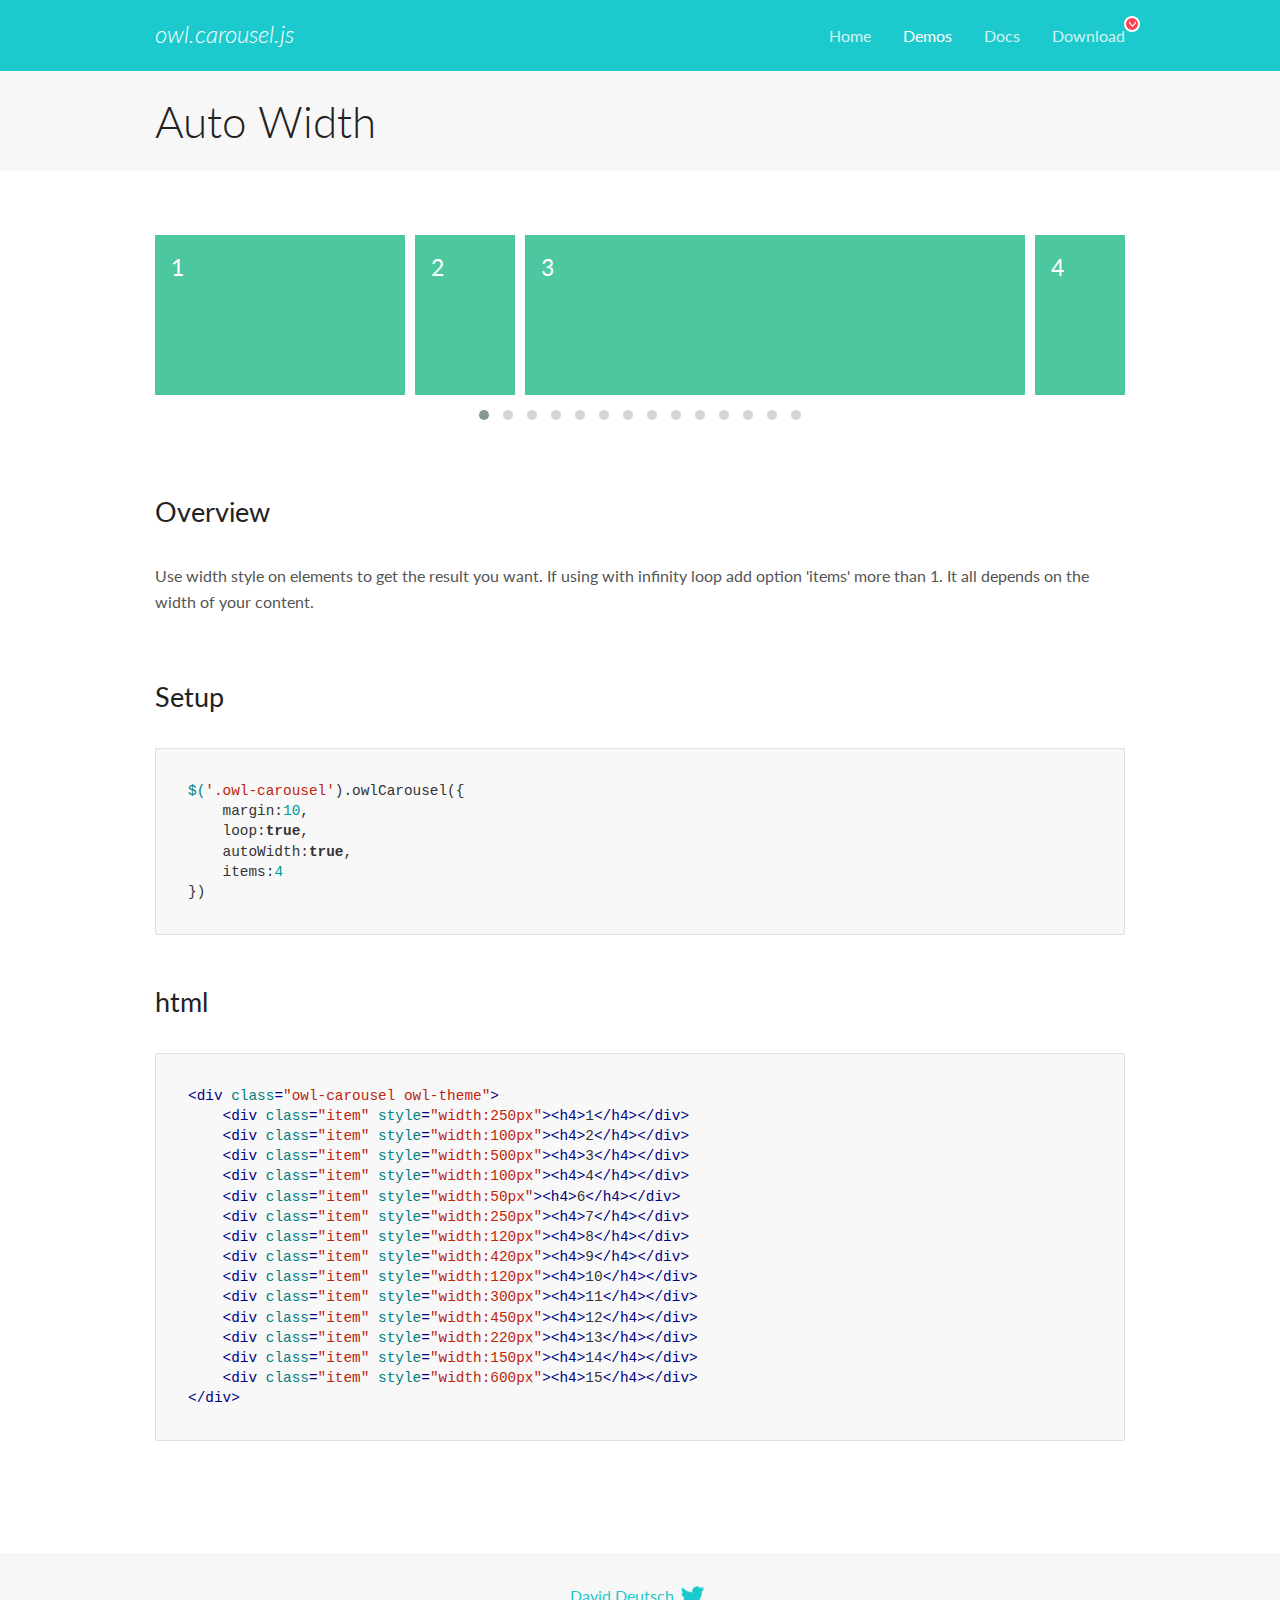
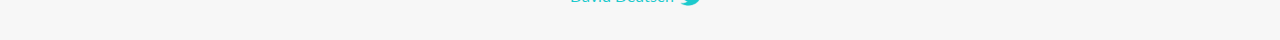
<file: assets/vendor/OwlCarousel2-2.3.4/docs/demos/autowidth.html>
<!DOCTYPE html>
<html lang="en">
  <head>

    <!-- head -->
    <meta charset="utf-8">
    <meta name="msapplication-tap-highlight" content="no" />
    <meta name="viewport" content="width=device-width, initial-scale=1.0" />
    <meta name="description" content="Auto Width">
    <meta name="author" content="David Deutsch">
    <title>
      Auto Width Demo | Owl Carousel | 2.3.4
    </title>

    <!-- Stylesheets -->
    <link href='https://fonts.googleapis.com/css?family=Lato:300,400,700,400italic,300italic' rel='stylesheet' type='text/css'>
    <link rel="stylesheet" href="../assets/css/docs.theme.min.css">

    <!-- Owl Stylesheets -->
    <link rel="stylesheet" href="../assets/owlcarousel/assets/owl.carousel.min.css">
    <link rel="stylesheet" href="../assets/owlcarousel/assets/owl.theme.default.min.css">

    <!-- HTML5 shim and Respond.js IE8 support of HTML5 elements and media queries -->

    <!--[if lt IE 9]>
      <script src="https://oss.maxcdn.com/libs/html5shiv/3.7.0/html5shiv.js"></script>
      <script src="https://oss.maxcdn.com/libs/respond.js/1.3.0/respond.min.js"></script>
    <![endif]-->

    <!-- Favicons -->
    <link rel="apple-touch-icon-precomposed" sizes="144x144" href="../assets/ico/apple-touch-icon-144-precomposed.png">
    <link rel="shortcut icon" href="../assets/ico/favicon.png">
    <link rel="shortcut icon" href="favicon.ico">

    <!-- Yeah i know js should not be in header. Its required for demos.-->

    <!-- javascript -->
    <script src="../assets/vendors/jquery.min.js"></script>
    <script src="../assets/owlcarousel/owl.carousel.js"></script>
  </head>
  <body>

    <!-- header -->
    <header class="header">
      <div class="row">
        <div class="large-12 columns">
          <div class="brand left">
            <h3>
              <a href="/OwlCarousel2/">owl.carousel.js</a> 
            </h3>
          </div>
          <a id="toggle-nav" class="right">
            <span></span> <span></span> <span></span> 
          </a> 
          <div class="nav-bar">
            <ul class="clearfix">
              <li> <a href="/OwlCarousel2/index.html">Home</a>  </li>
              <li class="active">
                <a href="/OwlCarousel2/demos/demos.html">Demos</a> 
              </li>
              <li> <a href="/OwlCarousel2/docs/started-welcome.html">Docs</a>  </li>
              <li>
                <a href="https://github.com/OwlCarousel2/OwlCarousel2/archive/2.3.4.zip">Download</a> 
                <span class="download"></span> 
              </li>
            </ul>
          </div>
        </div>
      </div>
    </header>

    <!-- title -->
    <section class="title">
      <div class="row">
        <div class="large-12 columns">
          <h1>Auto Width</h1>
        </div>
      </div>
    </section>

    <!--  Demos -->
    <section id="demos">
      <div class="row">
        <div class="large-12 columns">
          <div class="owl-carousel owl-theme">
            <div class="item" style="width:250px">
              <h4>1</h4>
            </div>
            <div class="item" style="width:100px">
              <h4>2</h4>
            </div>
            <div class="item" style="width:500px">
              <h4>3</h4>
            </div>
            <div class="item" style="width:100px">
              <h4>4</h4>
            </div>
            <div class="item" style="width:50px">
              <h4>6</h4>
            </div>
            <div class="item" style="width:250px">
              <h4>7</h4>
            </div>
            <div class="item" style="width:120px">
              <h4>8</h4>
            </div>
            <div class="item" style="width:420px">
              <h4>9</h4>
            </div>
            <div class="item" style="width:120px">
              <h4>10</h4>
            </div>
            <div class="item" style="width:300px">
              <h4>11</h4>
            </div>
            <div class="item" style="width:450px">
              <h4>12</h4>
            </div>
            <div class="item" style="width:220px">
              <h4>13</h4>
            </div>
            <div class="item" style="width:150px">
              <h4>14</h4>
            </div>
            <div class="item" style="width:600px">
              <h4>15</h4>
            </div>
          </div>
          <h3 id="overview">Overview</h3>
          <p>Use width style on elements to get the result you want. If using with infinity loop add option &#39;items&#39; more than 1. It all depends on the width of your content.</p>
          <h3 id="setup">Setup</h3>
          <pre><code>$(&#39;.owl-carousel&#39;).owlCarousel({
    margin:10,
    loop:true,
    autoWidth:true,
    items:4
})</code></pre>
          <h3 id="html">html</h3>
          <pre><code>&lt;div class=&quot;owl-carousel owl-theme&quot;&gt;
    &lt;div class=&quot;item&quot; style=&quot;width:250px&quot;&gt;&lt;h4&gt;1&lt;/h4&gt;&lt;/div&gt;
    &lt;div class=&quot;item&quot; style=&quot;width:100px&quot;&gt;&lt;h4&gt;2&lt;/h4&gt;&lt;/div&gt;
    &lt;div class=&quot;item&quot; style=&quot;width:500px&quot;&gt;&lt;h4&gt;3&lt;/h4&gt;&lt;/div&gt;
    &lt;div class=&quot;item&quot; style=&quot;width:100px&quot;&gt;&lt;h4&gt;4&lt;/h4&gt;&lt;/div&gt;
    &lt;div class=&quot;item&quot; style=&quot;width:50px&quot;&gt;&lt;h4&gt;6&lt;/h4&gt;&lt;/div&gt;
    &lt;div class=&quot;item&quot; style=&quot;width:250px&quot;&gt;&lt;h4&gt;7&lt;/h4&gt;&lt;/div&gt;
    &lt;div class=&quot;item&quot; style=&quot;width:120px&quot;&gt;&lt;h4&gt;8&lt;/h4&gt;&lt;/div&gt;
    &lt;div class=&quot;item&quot; style=&quot;width:420px&quot;&gt;&lt;h4&gt;9&lt;/h4&gt;&lt;/div&gt;
    &lt;div class=&quot;item&quot; style=&quot;width:120px&quot;&gt;&lt;h4&gt;10&lt;/h4&gt;&lt;/div&gt;
    &lt;div class=&quot;item&quot; style=&quot;width:300px&quot;&gt;&lt;h4&gt;11&lt;/h4&gt;&lt;/div&gt;
    &lt;div class=&quot;item&quot; style=&quot;width:450px&quot;&gt;&lt;h4&gt;12&lt;/h4&gt;&lt;/div&gt;
    &lt;div class=&quot;item&quot; style=&quot;width:220px&quot;&gt;&lt;h4&gt;13&lt;/h4&gt;&lt;/div&gt;
    &lt;div class=&quot;item&quot; style=&quot;width:150px&quot;&gt;&lt;h4&gt;14&lt;/h4&gt;&lt;/div&gt;
    &lt;div class=&quot;item&quot; style=&quot;width:600px&quot;&gt;&lt;h4&gt;15&lt;/h4&gt;&lt;/div&gt;
&lt;/div&gt;</code></pre>
          <script>
            $(document).ready(function() {
              $('.owl-carousel').owlCarousel({
                margin: 10,
                loop: true,
                autoWidth: true,
                items: 4
              })
            })
          </script>
        </div>
      </div>
    </section>

    <!-- footer -->
    <footer class="footer">
      <div class="row">
        <div class="large-12 columns">
          <h5>
            <a href="/OwlCarousel2/docs/support-contact.html">David Deutsch</a> 
            <a id="custom-tweet-button" href="https://twitter.com/share?url=https://github.com/OwlCarousel2/OwlCarousel2&text=Owl Carousel - This is so awesome! " target="_blank"></a> 
          </h5>
        </div>
      </div>
    </footer>

    <!-- vendors -->
    <script src="../assets/vendors/highlight.js"></script>
    <script src="../assets/js/app.js"></script>
  </body>
</html>
</file>
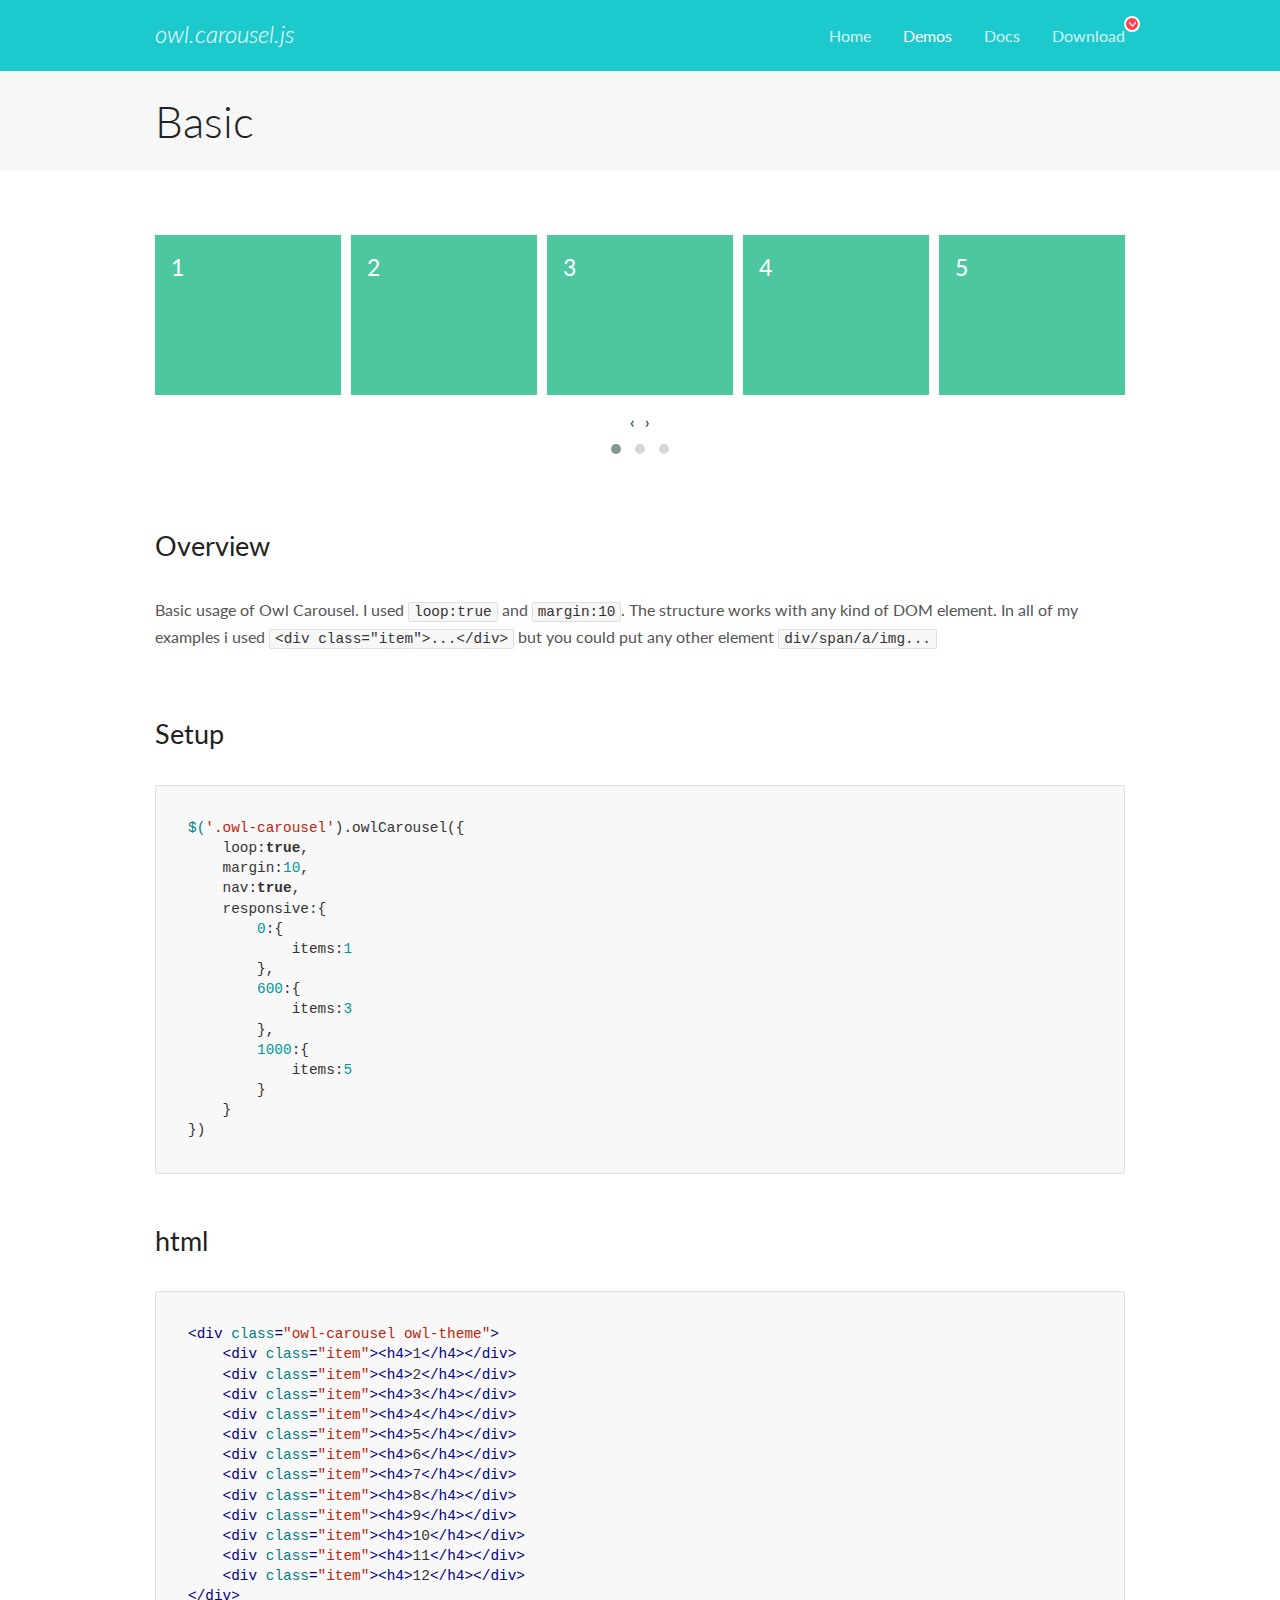
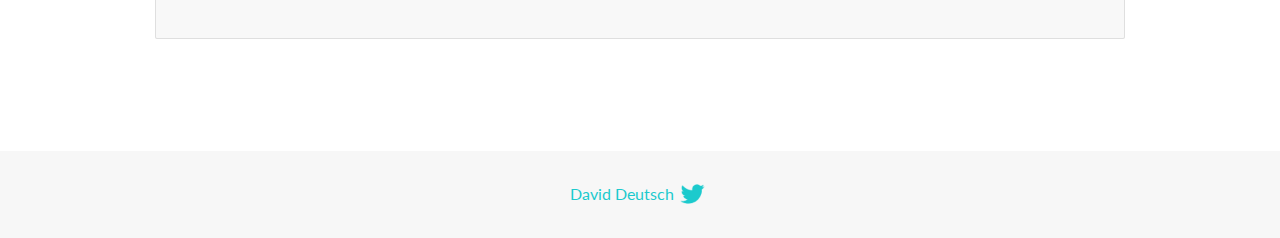
<file: assets/vendor/OwlCarousel2-2.3.4/docs/demos/basic.html>
<!DOCTYPE html>
<html lang="en">
  <head>

    <!-- head -->
    <meta charset="utf-8">
    <meta name="msapplication-tap-highlight" content="no" />
    <meta name="viewport" content="width=device-width, initial-scale=1.0" />
    <meta name="description" content="Basic usage demo">
    <meta name="author" content="David Deutsch">
    <title>
      Basic Demo | Owl Carousel | 2.3.4
    </title>

    <!-- Stylesheets -->
    <link href='https://fonts.googleapis.com/css?family=Lato:300,400,700,400italic,300italic' rel='stylesheet' type='text/css'>
    <link rel="stylesheet" href="../assets/css/docs.theme.min.css">

    <!-- Owl Stylesheets -->
    <link rel="stylesheet" href="../assets/owlcarousel/assets/owl.carousel.min.css">
    <link rel="stylesheet" href="../assets/owlcarousel/assets/owl.theme.default.min.css">

    <!-- HTML5 shim and Respond.js IE8 support of HTML5 elements and media queries -->

    <!--[if lt IE 9]>
      <script src="https://oss.maxcdn.com/libs/html5shiv/3.7.0/html5shiv.js"></script>
      <script src="https://oss.maxcdn.com/libs/respond.js/1.3.0/respond.min.js"></script>
    <![endif]-->

    <!-- Favicons -->
    <link rel="apple-touch-icon-precomposed" sizes="144x144" href="../assets/ico/apple-touch-icon-144-precomposed.png">
    <link rel="shortcut icon" href="../assets/ico/favicon.png">
    <link rel="shortcut icon" href="favicon.ico">

    <!-- Yeah i know js should not be in header. Its required for demos.-->

    <!-- javascript -->
    <script src="../assets/vendors/jquery.min.js"></script>
    <script src="../assets/owlcarousel/owl.carousel.js"></script>
  </head>
  <body>

    <!-- header -->
    <header class="header">
      <div class="row">
        <div class="large-12 columns">
          <div class="brand left">
            <h3>
              <a href="/OwlCarousel2/">owl.carousel.js</a> 
            </h3>
          </div>
          <a id="toggle-nav" class="right">
            <span></span> <span></span> <span></span> 
          </a> 
          <div class="nav-bar">
            <ul class="clearfix">
              <li> <a href="/OwlCarousel2/index.html">Home</a>  </li>
              <li class="active">
                <a href="/OwlCarousel2/demos/demos.html">Demos</a> 
              </li>
              <li> <a href="/OwlCarousel2/docs/started-welcome.html">Docs</a>  </li>
              <li>
                <a href="https://github.com/OwlCarousel2/OwlCarousel2/archive/2.3.4.zip">Download</a> 
                <span class="download"></span> 
              </li>
            </ul>
          </div>
        </div>
      </div>
    </header>

    <!-- title -->
    <section class="title">
      <div class="row">
        <div class="large-12 columns">
          <h1>Basic</h1>
        </div>
      </div>
    </section>

    <!--  Demos -->
    <section id="demos">
      <div class="row">
        <div class="large-12 columns">
          <div class="owl-carousel owl-theme">
            <div class="item">
              <h4>1</h4>
            </div>
            <div class="item">
              <h4>2</h4>
            </div>
            <div class="item">
              <h4>3</h4>
            </div>
            <div class="item">
              <h4>4</h4>
            </div>
            <div class="item">
              <h4>5</h4>
            </div>
            <div class="item">
              <h4>6</h4>
            </div>
            <div class="item">
              <h4>7</h4>
            </div>
            <div class="item">
              <h4>8</h4>
            </div>
            <div class="item">
              <h4>9</h4>
            </div>
            <div class="item">
              <h4>10</h4>
            </div>
            <div class="item">
              <h4>11</h4>
            </div>
            <div class="item">
              <h4>12</h4>
            </div>
          </div>
          <h3 id="overview">Overview</h3>
          <p>Basic usage of Owl Carousel. I used <code>loop:true</code> and <code>margin:10</code>. The structure works with any kind of DOM element. In all of my examples i used <code>&lt;div class=&quot;item&quot;&gt;...&lt;/div&gt;</code> but you could
            put any other element <code>div/span/a/img...</code></p>
          <h3 id="setup">Setup</h3>
          <pre><code>$(&#39;.owl-carousel&#39;).owlCarousel({
    loop:true,
    margin:10,
    nav:true,
    responsive:{
        0:{
            items:1
        },
        600:{
            items:3
        },
        1000:{
            items:5
        }
    }
})</code></pre>
          <h3 id="html">html</h3>
          <pre><code>&lt;div class=&quot;owl-carousel owl-theme&quot;&gt;
    &lt;div class=&quot;item&quot;&gt;&lt;h4&gt;1&lt;/h4&gt;&lt;/div&gt;
    &lt;div class=&quot;item&quot;&gt;&lt;h4&gt;2&lt;/h4&gt;&lt;/div&gt;
    &lt;div class=&quot;item&quot;&gt;&lt;h4&gt;3&lt;/h4&gt;&lt;/div&gt;
    &lt;div class=&quot;item&quot;&gt;&lt;h4&gt;4&lt;/h4&gt;&lt;/div&gt;
    &lt;div class=&quot;item&quot;&gt;&lt;h4&gt;5&lt;/h4&gt;&lt;/div&gt;
    &lt;div class=&quot;item&quot;&gt;&lt;h4&gt;6&lt;/h4&gt;&lt;/div&gt;
    &lt;div class=&quot;item&quot;&gt;&lt;h4&gt;7&lt;/h4&gt;&lt;/div&gt;
    &lt;div class=&quot;item&quot;&gt;&lt;h4&gt;8&lt;/h4&gt;&lt;/div&gt;
    &lt;div class=&quot;item&quot;&gt;&lt;h4&gt;9&lt;/h4&gt;&lt;/div&gt;
    &lt;div class=&quot;item&quot;&gt;&lt;h4&gt;10&lt;/h4&gt;&lt;/div&gt;
    &lt;div class=&quot;item&quot;&gt;&lt;h4&gt;11&lt;/h4&gt;&lt;/div&gt;
    &lt;div class=&quot;item&quot;&gt;&lt;h4&gt;12&lt;/h4&gt;&lt;/div&gt;
&lt;/div&gt;</code></pre>
          <script>
            $(document).ready(function() {
              var owl = $('.owl-carousel');
              owl.owlCarousel({
                margin: 10,
                nav: true,
                loop: true,
                responsive: {
                  0: {
                    items: 1
                  },
                  600: {
                    items: 3
                  },
                  1000: {
                    items: 5
                  }
                }
              })
            })
          </script>
        </div>
      </div>
    </section>

    <!-- footer -->
    <footer class="footer">
      <div class="row">
        <div class="large-12 columns">
          <h5>
            <a href="/OwlCarousel2/docs/support-contact.html">David Deutsch</a> 
            <a id="custom-tweet-button" href="https://twitter.com/share?url=https://github.com/OwlCarousel2/OwlCarousel2&text=Owl Carousel - This is so awesome! " target="_blank"></a> 
          </h5>
        </div>
      </div>
    </footer>

    <!-- vendors -->
    <script src="../assets/vendors/highlight.js"></script>
    <script src="../assets/js/app.js"></script>
  </body>
</html>
</file>
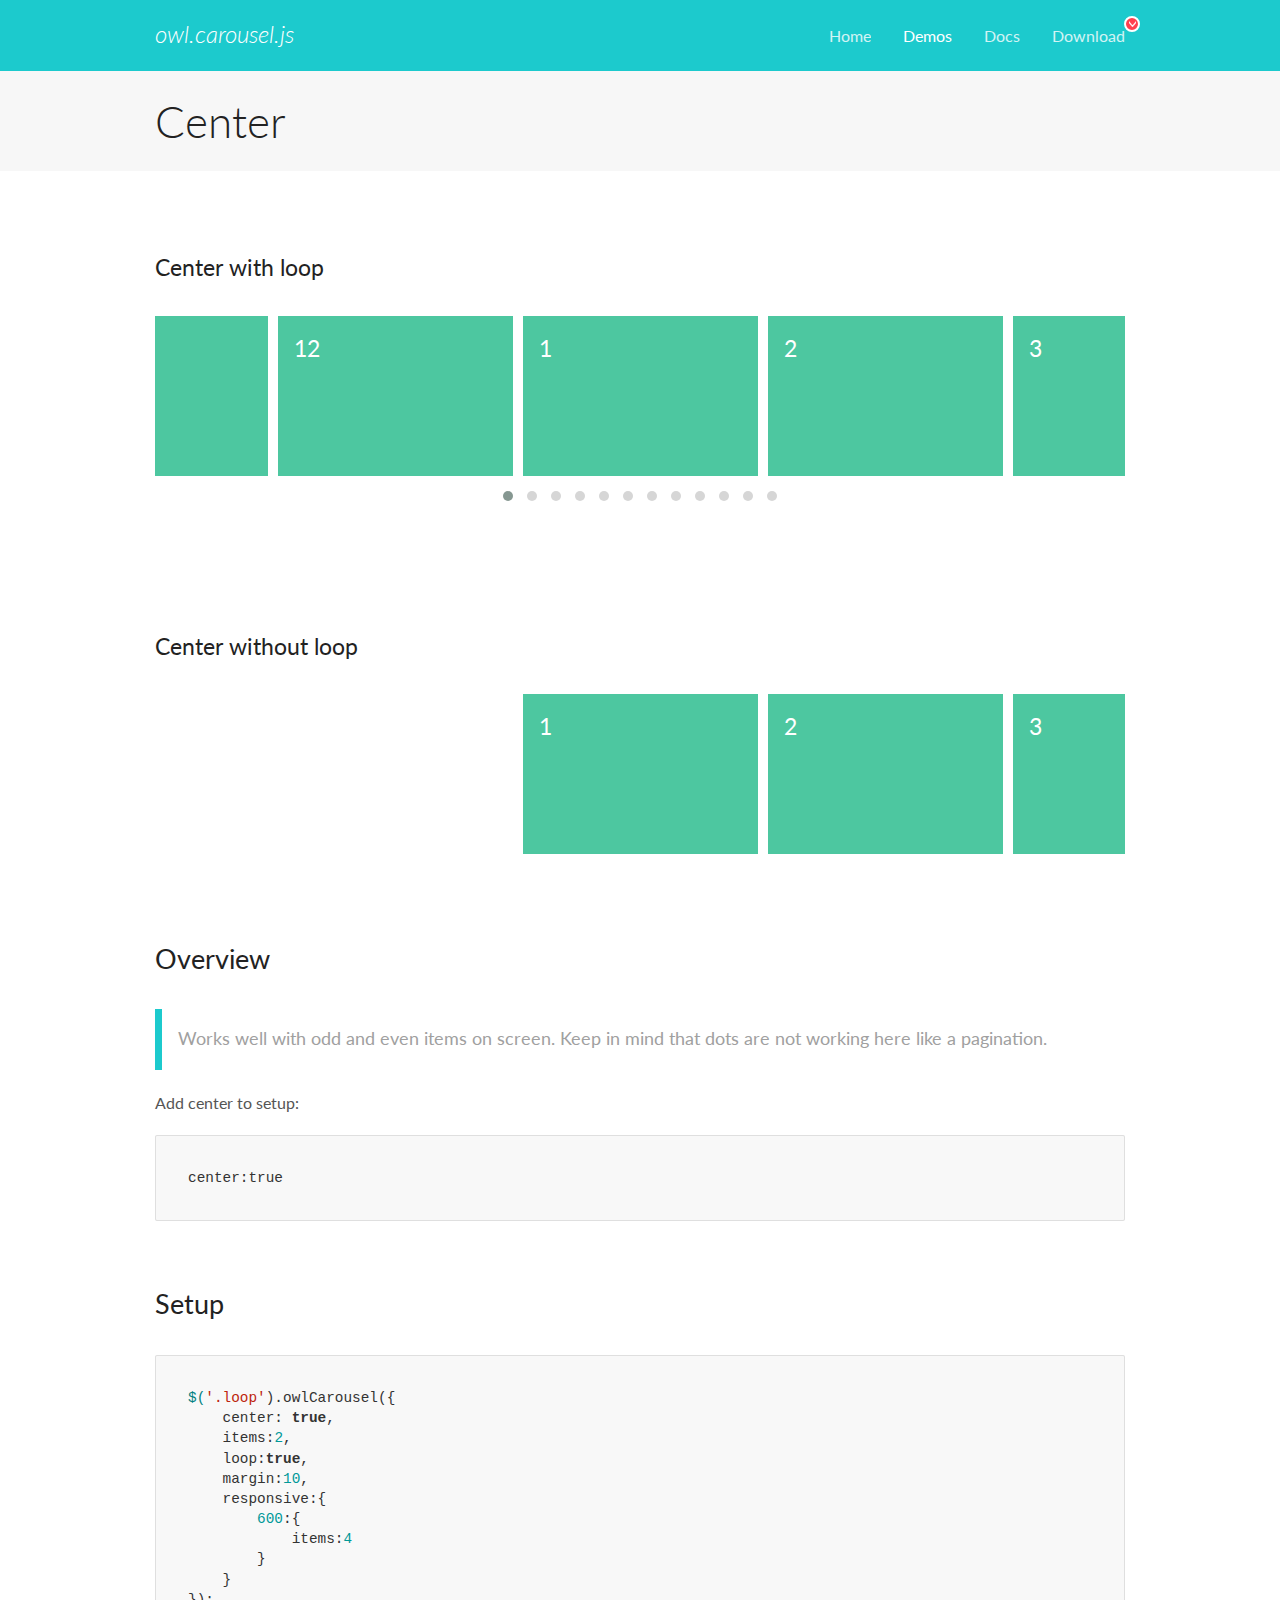
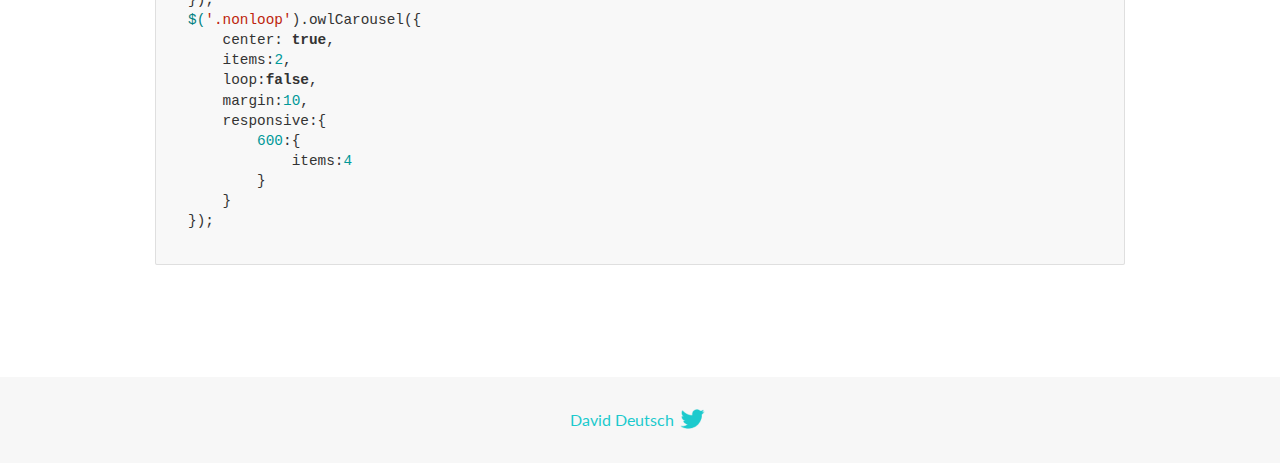
<file: assets/vendor/OwlCarousel2-2.3.4/docs/demos/center.html>
<!DOCTYPE html>
<html lang="en">
  <head>

    <!-- head -->
    <meta charset="utf-8">
    <meta name="msapplication-tap-highlight" content="no" />
    <meta name="viewport" content="width=device-width, initial-scale=1.0" />
    <meta name="description" content="Center carousel">
    <meta name="author" content="David Deutsch">
    <title>
      Center Demo | Owl Carousel | 2.3.4
    </title>

    <!-- Stylesheets -->
    <link href='https://fonts.googleapis.com/css?family=Lato:300,400,700,400italic,300italic' rel='stylesheet' type='text/css'>
    <link rel="stylesheet" href="../assets/css/docs.theme.min.css">

    <!-- Owl Stylesheets -->
    <link rel="stylesheet" href="../assets/owlcarousel/assets/owl.carousel.min.css">
    <link rel="stylesheet" href="../assets/owlcarousel/assets/owl.theme.default.min.css">

    <!-- HTML5 shim and Respond.js IE8 support of HTML5 elements and media queries -->

    <!--[if lt IE 9]>
      <script src="https://oss.maxcdn.com/libs/html5shiv/3.7.0/html5shiv.js"></script>
      <script src="https://oss.maxcdn.com/libs/respond.js/1.3.0/respond.min.js"></script>
    <![endif]-->

    <!-- Favicons -->
    <link rel="apple-touch-icon-precomposed" sizes="144x144" href="../assets/ico/apple-touch-icon-144-precomposed.png">
    <link rel="shortcut icon" href="../assets/ico/favicon.png">
    <link rel="shortcut icon" href="favicon.ico">

    <!-- Yeah i know js should not be in header. Its required for demos.-->

    <!-- javascript -->
    <script src="../assets/vendors/jquery.min.js"></script>
    <script src="../assets/owlcarousel/owl.carousel.js"></script>
  </head>
  <body>

    <!-- header -->
    <header class="header">
      <div class="row">
        <div class="large-12 columns">
          <div class="brand left">
            <h3>
              <a href="/OwlCarousel2/">owl.carousel.js</a> 
            </h3>
          </div>
          <a id="toggle-nav" class="right">
            <span></span> <span></span> <span></span> 
          </a> 
          <div class="nav-bar">
            <ul class="clearfix">
              <li> <a href="/OwlCarousel2/index.html">Home</a>  </li>
              <li class="active">
                <a href="/OwlCarousel2/demos/demos.html">Demos</a> 
              </li>
              <li> <a href="/OwlCarousel2/docs/started-welcome.html">Docs</a>  </li>
              <li>
                <a href="https://github.com/OwlCarousel2/OwlCarousel2/archive/2.3.4.zip">Download</a> 
                <span class="download"></span> 
              </li>
            </ul>
          </div>
        </div>
      </div>
    </header>

    <!-- title -->
    <section class="title">
      <div class="row">
        <div class="large-12 columns">
          <h1>Center</h1>
        </div>
      </div>
    </section>

    <!--  Demos -->
    <section id="demos">
      <div class="row">
        <div class="large-12 columns">
          <h4 id="center-with-loop">Center with loop</h4>
          <div class="loop owl-carousel owl-theme">
            <div class="item">
              <h4>1</h4>
            </div>
            <div class="item">
              <h4>2</h4>
            </div>
            <div class="item">
              <h4>3</h4>
            </div>
            <div class="item">
              <h4>4</h4>
            </div>
            <div class="item">
              <h4>5</h4>
            </div>
            <div class="item">
              <h4>6</h4>
            </div>
            <div class="item">
              <h4>7</h4>
            </div>
            <div class="item">
              <h4>8</h4>
            </div>
            <div class="item">
              <h4>9</h4>
            </div>
            <div class="item">
              <h4>10</h4>
            </div>
            <div class="item">
              <h4>11</h4>
            </div>
            <div class="item">
              <h4>12</h4>
            </div>
          </div>
          <br>
          <h4 id="center-without-loop">Center without loop</h4>
          <div class="nonloop owl-carousel">
            <div class="item">
              <h4>1</h4>
            </div>
            <div class="item">
              <h4>2</h4>
            </div>
            <div class="item">
              <h4>3</h4>
            </div>
            <div class="item">
              <h4>4</h4>
            </div>
            <div class="item">
              <h4>5</h4>
            </div>
            <div class="item">
              <h4>6</h4>
            </div>
            <div class="item">
              <h4>7</h4>
            </div>
            <div class="item">
              <h4>8</h4>
            </div>
            <div class="item">
              <h4>9</h4>
            </div>
            <div class="item">
              <h4>10</h4>
            </div>
            <div class="item">
              <h4>11</h4>
            </div>
            <div class="item">
              <h4>12</h4>
            </div>
          </div>
          <h3 id="overview">Overview</h3>
          <blockquote>
            <p>Works well with odd and even items on screen. Keep in mind that dots are not working here like a pagination.</p>
          </blockquote>
          <p>Add center to setup:</p>
          <pre><code>center:true</code></pre>
          <h3 id="setup">Setup</h3>
          <pre><code>$(&#39;.loop&#39;).owlCarousel({
    center: true,
    items:2,
    loop:true,
    margin:10,
    responsive:{
        600:{
            items:4
        }
    }
});
$(&#39;.nonloop&#39;).owlCarousel({
    center: true,
    items:2,
    loop:false,
    margin:10,
    responsive:{
        600:{
            items:4
        }
    }
});</code></pre>
          <script>
            jQuery(document).ready(function($) {
              $('.loop').owlCarousel({
                center: true,
                items: 2,
                loop: true,
                margin: 10,
                responsive: {
                  600: {
                    items: 4
                  }
                }
              });
              $('.nonloop').owlCarousel({
                center: true,
                items: 2,
                loop: false,
                margin: 10,
                responsive: {
                  600: {
                    items: 4
                  }
                }
              });
            });
          </script>
        </div>
      </div>
    </section>

    <!-- footer -->
    <footer class="footer">
      <div class="row">
        <div class="large-12 columns">
          <h5>
            <a href="/OwlCarousel2/docs/support-contact.html">David Deutsch</a> 
            <a id="custom-tweet-button" href="https://twitter.com/share?url=https://github.com/OwlCarousel2/OwlCarousel2&text=Owl Carousel - This is so awesome! " target="_blank"></a> 
          </h5>
        </div>
      </div>
    </footer>

    <!-- vendors -->
    <script src="../assets/vendors/highlight.js"></script>
    <script src="../assets/js/app.js"></script>
  </body>
</html>
</file>
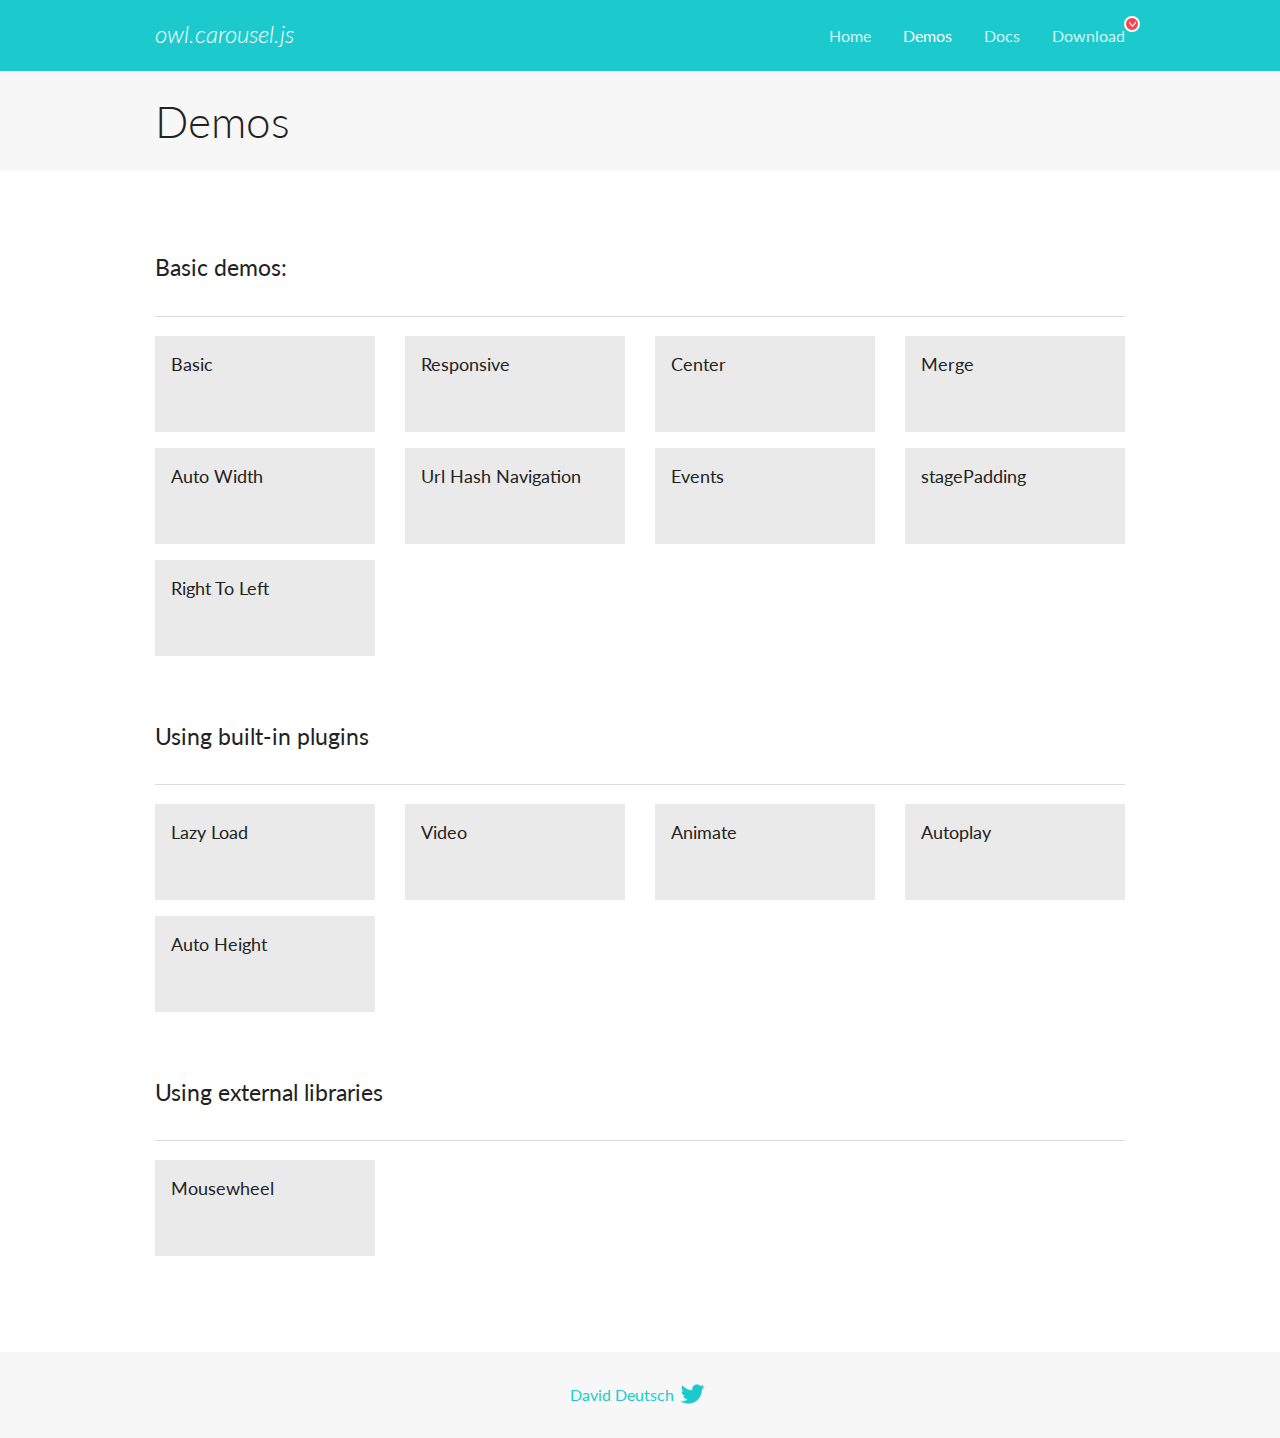
<file: assets/vendor/OwlCarousel2-2.3.4/docs/demos/demos.html>
<!DOCTYPE html>
<html lang="en">
  <head>

    <!-- head -->
    <meta charset="utf-8">
    <meta name="msapplication-tap-highlight" content="no" />
    <meta name="viewport" content="width=device-width, initial-scale=1.0" />
    <meta name="description" content="A list of Owl Carousel examples.">
    <meta name="author" content="David Deutsch">
    <title>
      Demos | Owl Carousel | 2.3.4
    </title>

    <!-- Stylesheets -->
    <link href='https://fonts.googleapis.com/css?family=Lato:300,400,700,400italic,300italic' rel='stylesheet' type='text/css'>
    <link rel="stylesheet" href="../assets/css/docs.theme.min.css">

    <!-- Owl Stylesheets -->
    <link rel="stylesheet" href="../assets/owlcarousel/assets/owl.carousel.min.css">
    <link rel="stylesheet" href="../assets/owlcarousel/assets/owl.theme.default.min.css">

    <!-- HTML5 shim and Respond.js IE8 support of HTML5 elements and media queries -->

    <!--[if lt IE 9]>
      <script src="https://oss.maxcdn.com/libs/html5shiv/3.7.0/html5shiv.js"></script>
      <script src="https://oss.maxcdn.com/libs/respond.js/1.3.0/respond.min.js"></script>
    <![endif]-->

    <!-- Favicons -->
    <link rel="apple-touch-icon-precomposed" sizes="144x144" href="../assets/ico/apple-touch-icon-144-precomposed.png">
    <link rel="shortcut icon" href="../assets/ico/favicon.png">
    <link rel="shortcut icon" href="favicon.ico">

    <!-- Yeah i know js should not be in header. Its required for demos.-->

    <!-- javascript -->
    <script src="../assets/vendors/jquery.min.js"></script>
    <script src="../assets/owlcarousel/owl.carousel.js"></script>
  </head>
  <body>

    <!-- header -->
    <header class="header">
      <div class="row">
        <div class="large-12 columns">
          <div class="brand left">
            <h3>
              <a href="/OwlCarousel2/">owl.carousel.js</a> 
            </h3>
          </div>
          <a id="toggle-nav" class="right">
            <span></span> <span></span> <span></span> 
          </a> 
          <div class="nav-bar">
            <ul class="clearfix">
              <li> <a href="/OwlCarousel2/index.html">Home</a>  </li>
              <li class="active">
                <a href="/OwlCarousel2/demos/demos.html">Demos</a> 
              </li>
              <li> <a href="/OwlCarousel2/docs/started-welcome.html">Docs</a>  </li>
              <li>
                <a href="https://github.com/OwlCarousel2/OwlCarousel2/archive/2.3.4.zip">Download</a> 
                <span class="download"></span> 
              </li>
            </ul>
          </div>
        </div>
      </div>
    </header>

    <!-- title -->
    <section class="title">
      <div class="row">
        <div class="large-12 columns">
          <h1>Demos</h1>
        </div>
      </div>
    </section>

    <!--  Demos -->
    <section id="demos">
      <div class="row">
        <div class="large-12 columns">
          <h4 id="basic-demos-">Basic demos:</h4>
          <hr>
          <div class="demo-list">
            <div class="row">
              <div class="small-6 medium-4 large-3 columns">
                <a href="basic.html" class="demo-block">
                  <h5>Basic </h5>
                </a> 
              </div>
              <div class="small-6 medium-4 large-3 columns">
                <a href="responsive.html" class="demo-block">
                  <h5>Responsive </h5>
                </a> 
              </div>
              <div class="small-6 medium-4 large-3 columns">
                <a href="center.html" class="demo-block">
                  <h5>Center </h5>
                </a> 
              </div>
              <div class="small-6 medium-4 large-3 columns">
                <a href="merge.html" class="demo-block">
                  <h5>Merge </h5>
                </a> 
              </div>
              <div class="small-6 medium-4 large-3 columns">
                <a href="autowidth.html" class="demo-block">
                  <h5>Auto Width </h5>
                </a> 
              </div>
              <div class="small-6 medium-4 large-3 columns">
                <a href="urlhashnav.html" class="demo-block">
                  <h5>Url Hash Navigation </h5>
                </a> 
              </div>
              <div class="small-6 medium-4 large-3 columns">
                <a href="events.html" class="demo-block">
                  <h5>Events </h5>
                </a> 
              </div>
              <div class="small-6 medium-4 large-3 columns">
                <a href="stagepadding.html" class="demo-block">
                  <h5>stagePadding </h5>
                </a> 
              </div>
              <div class="small-6 medium-4 large-3 columns">
                <a href="rtl.html" class="demo-block">
                  <h5>Right To Left </h5>
                </a> 
              </div>
            </div>
          </div>
          <h4 id="using-built-in-plugins">Using built-in plugins</h4>
          <hr>
          <div class="demo-list">
            <div class="row">
              <div class="small-6 medium-4 large-3 columns">
                <a href="lazyLoad.html" class="demo-block">
                  <h5>Lazy Load </h5>
                </a> 
              </div>
              <div class="small-6 medium-4 large-3 columns">
                <a href="video.html" class="demo-block">
                  <h5>Video </h5>
                </a> 
              </div>
              <div class="small-6 medium-4 large-3 columns">
                <a href="animate.html" class="demo-block">
                  <h5>Animate </h5>
                </a> 
              </div>
              <div class="small-6 medium-4 large-3 columns">
                <a href="autoplay.html" class="demo-block">
                  <h5>Autoplay </h5>
                </a> 
              </div>
              <div class="small-6 medium-4 large-3 columns">
                <a href="autoheight.html" class="demo-block">
                  <h5>Auto Height </h5>
                </a> 
              </div>
            </div>
          </div>
          <h4 id="using-external-libraries">Using external libraries</h4>
          <hr>
          <div class="demo-list">
            <div class="row">
              <div class="small-6 medium-4 large-3 columns">
                <a href="mousewheel.html" class="demo-block">
                  <h5>Mousewheel </h5>
                </a> 
              </div>
            </div>
          </div>
        </div>
      </div>
    </section>

    <!-- footer -->
    <footer class="footer">
      <div class="row">
        <div class="large-12 columns">
          <h5>
            <a href="/OwlCarousel2/docs/support-contact.html">David Deutsch</a> 
            <a id="custom-tweet-button" href="https://twitter.com/share?url=https://github.com/OwlCarousel2/OwlCarousel2&text=Owl Carousel - This is so awesome! " target="_blank"></a> 
          </h5>
        </div>
      </div>
    </footer>

    <!-- vendors -->
    <script src="../assets/vendors/highlight.js"></script>
    <script src="../assets/js/app.js"></script>
  </body>
</html>
</file>
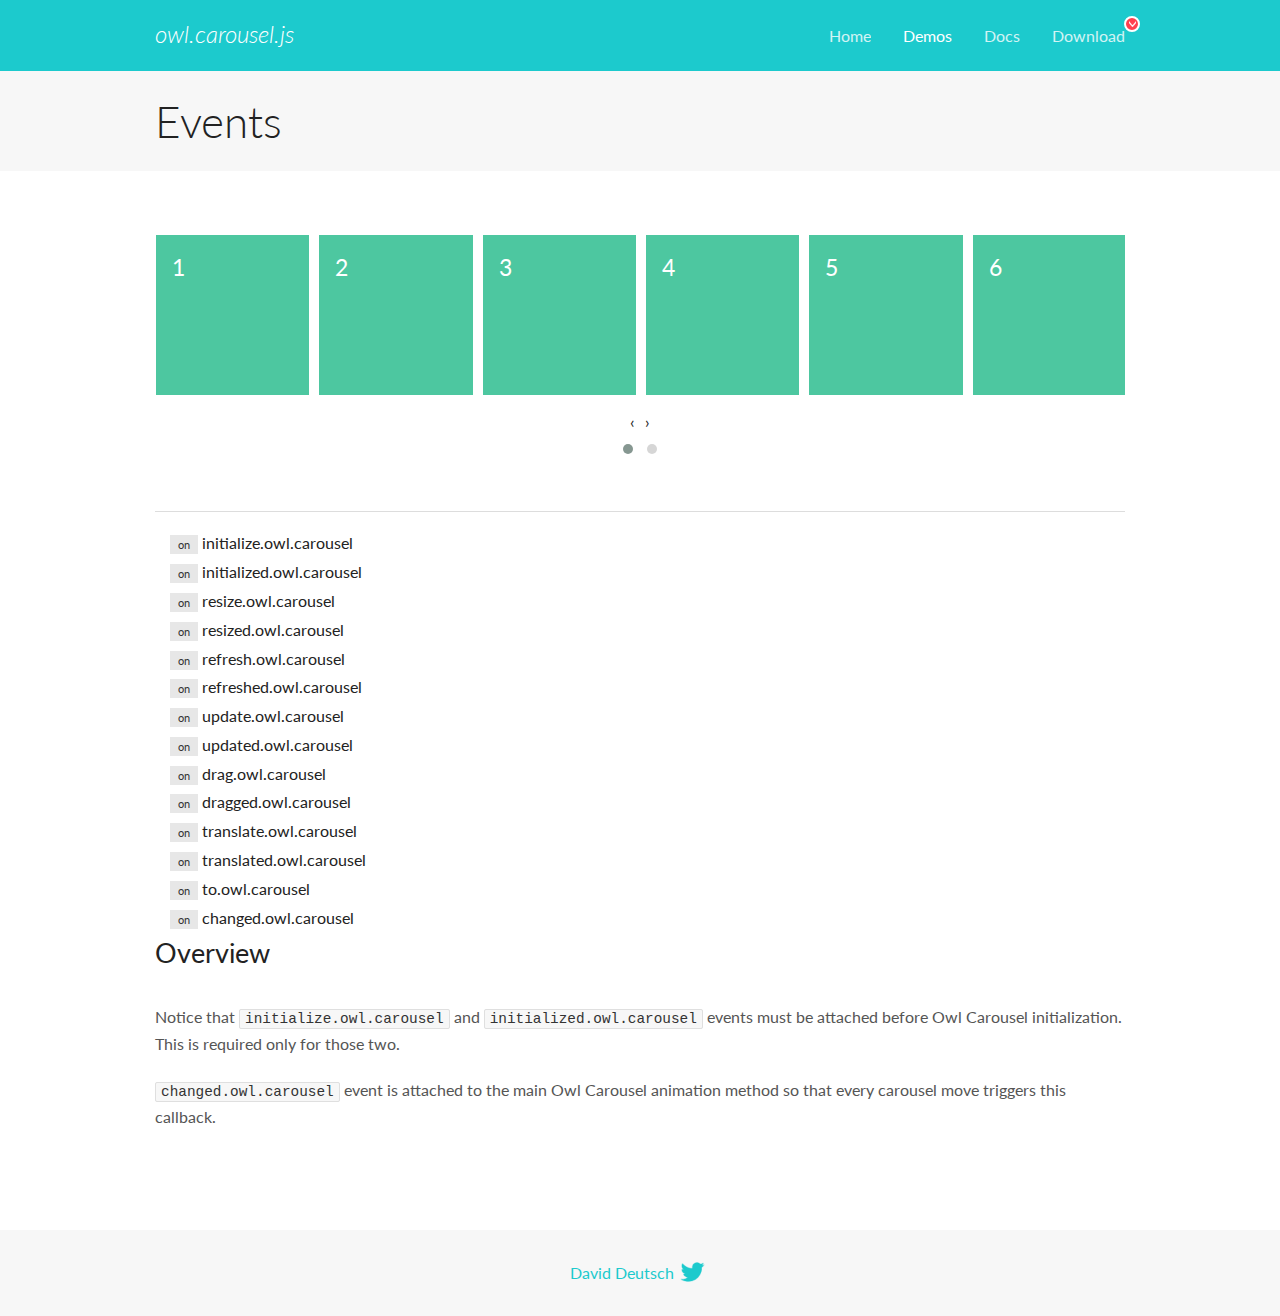
<file: assets/vendor/OwlCarousel2-2.3.4/docs/demos/events.html>
<!DOCTYPE html>
<html lang="en">
  <head>

    <!-- head -->
    <meta charset="utf-8">
    <meta name="msapplication-tap-highlight" content="no" />
    <meta name="viewport" content="width=device-width, initial-scale=1.0" />
    <meta name="description" content="Events usage demo">
    <meta name="author" content="David Deutsch">
    <title>
      Events Demo | Owl Carousel | 2.3.4
    </title>

    <!-- Stylesheets -->
    <link href='https://fonts.googleapis.com/css?family=Lato:300,400,700,400italic,300italic' rel='stylesheet' type='text/css'>
    <link rel="stylesheet" href="../assets/css/docs.theme.min.css">

    <!-- Owl Stylesheets -->
    <link rel="stylesheet" href="../assets/owlcarousel/assets/owl.carousel.min.css">
    <link rel="stylesheet" href="../assets/owlcarousel/assets/owl.theme.default.min.css">

    <!-- HTML5 shim and Respond.js IE8 support of HTML5 elements and media queries -->

    <!--[if lt IE 9]>
      <script src="https://oss.maxcdn.com/libs/html5shiv/3.7.0/html5shiv.js"></script>
      <script src="https://oss.maxcdn.com/libs/respond.js/1.3.0/respond.min.js"></script>
    <![endif]-->

    <!-- Favicons -->
    <link rel="apple-touch-icon-precomposed" sizes="144x144" href="../assets/ico/apple-touch-icon-144-precomposed.png">
    <link rel="shortcut icon" href="../assets/ico/favicon.png">
    <link rel="shortcut icon" href="favicon.ico">

    <!-- Yeah i know js should not be in header. Its required for demos.-->

    <!-- javascript -->
    <script src="../assets/vendors/jquery.min.js"></script>
    <script src="../assets/owlcarousel/owl.carousel.js"></script>
  </head>
  <body>

    <!-- header -->
    <header class="header">
      <div class="row">
        <div class="large-12 columns">
          <div class="brand left">
            <h3>
              <a href="/OwlCarousel2/">owl.carousel.js</a> 
            </h3>
          </div>
          <a id="toggle-nav" class="right">
            <span></span> <span></span> <span></span> 
          </a> 
          <div class="nav-bar">
            <ul class="clearfix">
              <li> <a href="/OwlCarousel2/index.html">Home</a>  </li>
              <li class="active">
                <a href="/OwlCarousel2/demos/demos.html">Demos</a> 
              </li>
              <li> <a href="/OwlCarousel2/docs/started-welcome.html">Docs</a>  </li>
              <li>
                <a href="https://github.com/OwlCarousel2/OwlCarousel2/archive/2.3.4.zip">Download</a> 
                <span class="download"></span> 
              </li>
            </ul>
          </div>
        </div>
      </div>
    </header>

    <!-- title -->
    <section class="title">
      <div class="row">
        <div class="large-12 columns">
          <h1>Events</h1>
        </div>
      </div>
    </section>

    <!--  Demos -->
    <section id="demos">
      <div class="row">
        <div class="large-12 columns">
          <div class="owl-carousel owl-theme">
            <div class="item">
              <h4>1</h4>
            </div>
            <div class="item">
              <h4>2</h4>
            </div>
            <div class="item">
              <h4>3</h4>
            </div>
            <div class="item">
              <h4>4</h4>
            </div>
            <div class="item">
              <h4>5</h4>
            </div>
            <div class="item">
              <h4>6</h4>
            </div>
            <div class="item">
              <h4>7</h4>
            </div>
            <div class="item">
              <h4>8</h4>
            </div>
            <div class="item">
              <h4>9</h4>
            </div>
            <div class="item">
              <h4>10</h4>
            </div>
            <div class="item">
              <h4>11</h4>
            </div>
            <div class="item">
              <h4>12</h4>
            </div>
          </div>
          <hr>
          <div class="large-12 columns callbacks">
            <div><span class="label secondary initialize">on</span>  initialize.owl.carousel </div>
            <div><span class="label secondary initialized">on</span>  initialized.owl.carousel </div>
            <div><span class="label secondary resize">on</span>  resize.owl.carousel </div>
            <div><span class="label secondary resized">on</span>  resized.owl.carousel </div>
            <div><span class="label secondary refresh">on</span>  refresh.owl.carousel </div>
            <div><span class="label secondary refreshed">on</span>  refreshed.owl.carousel </div>
            <div><span class="label secondary update">on</span>  update.owl.carousel </div>
            <div><span class="label secondary updated">on</span>  updated.owl.carousel </div>
            <div><span class="label secondary drag">on</span>  drag.owl.carousel </div>
            <div><span class="label secondary dragged">on</span>  dragged.owl.carousel </div>
            <div><span class="label secondary translate">on</span>  translate.owl.carousel </div>
            <div><span class="label secondary translated">on</span>  translated.owl.carousel </div>
            <div><span class="label secondary to">on</span>  to.owl.carousel </div>
            <div><span class="label secondary changed">on</span>  changed.owl.carousel </div>
          </div>
          <h3 id="overview">Overview</h3>
          <p>Notice that <code>initialize.owl.carousel</code> and <code>initialized.owl.carousel</code> events must be attached before Owl Carousel initialization. This is required only for those two.</p>
          <p><code>changed.owl.carousel</code> event is attached to the main Owl Carousel animation method so that every carousel move triggers this callback.</p>
          <script>
            jQuery(document).ready(function($) {
              var owl = $('.owl-carousel');
              owl.on('initialize.owl.carousel initialized.owl.carousel ' +
                'initialize.owl.carousel initialize.owl.carousel ' +
                'resize.owl.carousel resized.owl.carousel ' +
                'refresh.owl.carousel refreshed.owl.carousel ' +
                'update.owl.carousel updated.owl.carousel ' +
                'drag.owl.carousel dragged.owl.carousel ' +
                'translate.owl.carousel translated.owl.carousel ' +
                'to.owl.carousel changed.owl.carousel',
                function(e) {
                  $('.' + e.type)
                    .removeClass('secondary')
                    .addClass('success');
                  window.setTimeout(function() {
                    $('.' + e.type)
                      .removeClass('success')
                      .addClass('secondary');
                  }, 500);
                });
              owl.owlCarousel({
                loop: true,
                nav: true,
                lazyLoad: true,
                margin: 10,
                video: true,
                responsive: {
                  0: {
                    items: 1
                  },
                  600: {
                    items: 3
                  },
                  960: {
                    items: 5,
                  },
                  1200: {
                    items: 6
                  }
                }
              });
            });
          </script>
        </div>
      </div>
    </section>

    <!-- footer -->
    <footer class="footer">
      <div class="row">
        <div class="large-12 columns">
          <h5>
            <a href="/OwlCarousel2/docs/support-contact.html">David Deutsch</a> 
            <a id="custom-tweet-button" href="https://twitter.com/share?url=https://github.com/OwlCarousel2/OwlCarousel2&text=Owl Carousel - This is so awesome! " target="_blank"></a> 
          </h5>
        </div>
      </div>
    </footer>

    <!-- vendors -->
    <script src="../assets/vendors/highlight.js"></script>
    <script src="../assets/js/app.js"></script>
  </body>
</html>
</file>
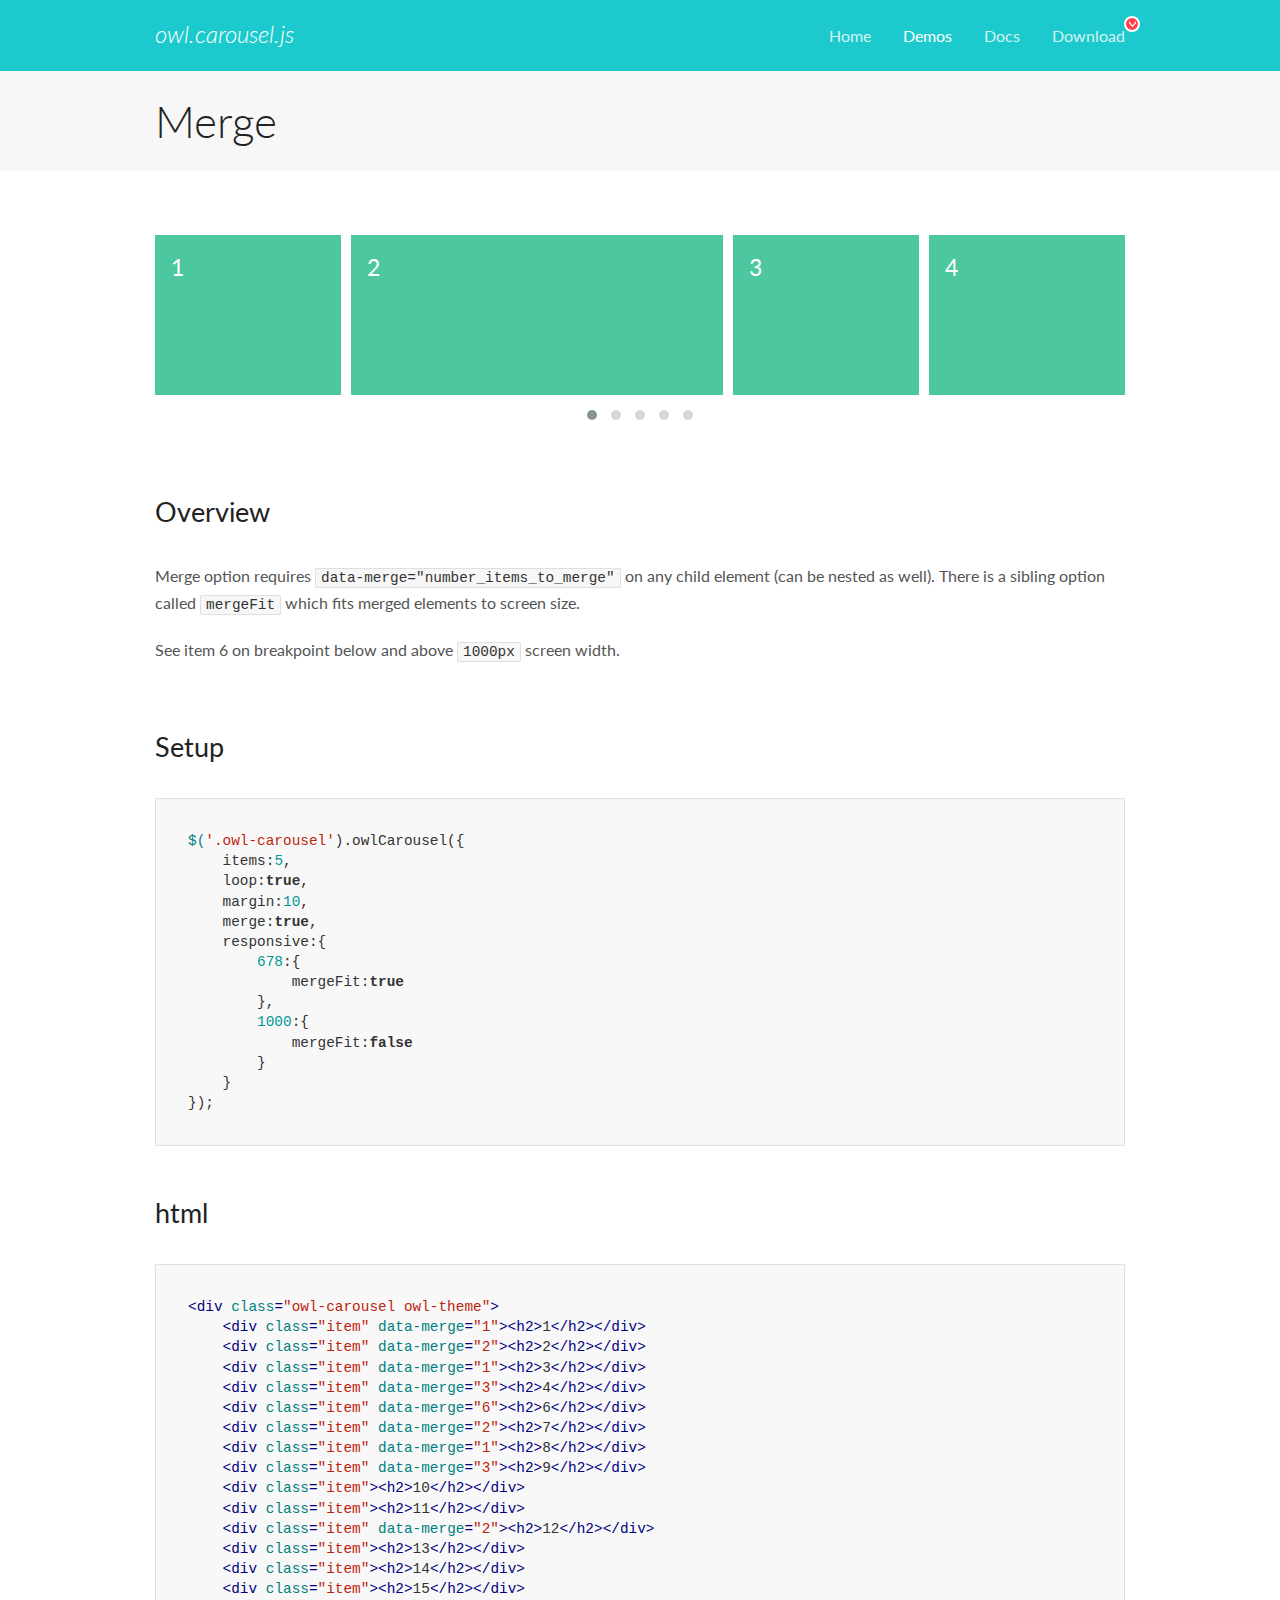
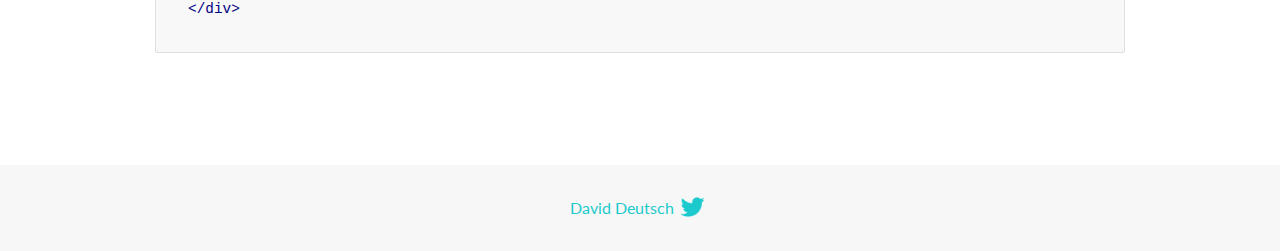
<file: assets/vendor/OwlCarousel2-2.3.4/docs/demos/merge.html>
<!DOCTYPE html>
<html lang="en">
  <head>

    <!-- head -->
    <meta charset="utf-8">
    <meta name="msapplication-tap-highlight" content="no" />
    <meta name="viewport" content="width=device-width, initial-scale=1.0" />
    <meta name="description" content="Merge Items">
    <meta name="author" content="David Deutsch">
    <title>
      Merge Demo | Owl Carousel | 2.3.4
    </title>

    <!-- Stylesheets -->
    <link href='https://fonts.googleapis.com/css?family=Lato:300,400,700,400italic,300italic' rel='stylesheet' type='text/css'>
    <link rel="stylesheet" href="../assets/css/docs.theme.min.css">

    <!-- Owl Stylesheets -->
    <link rel="stylesheet" href="../assets/owlcarousel/assets/owl.carousel.min.css">
    <link rel="stylesheet" href="../assets/owlcarousel/assets/owl.theme.default.min.css">

    <!-- HTML5 shim and Respond.js IE8 support of HTML5 elements and media queries -->

    <!--[if lt IE 9]>
      <script src="https://oss.maxcdn.com/libs/html5shiv/3.7.0/html5shiv.js"></script>
      <script src="https://oss.maxcdn.com/libs/respond.js/1.3.0/respond.min.js"></script>
    <![endif]-->

    <!-- Favicons -->
    <link rel="apple-touch-icon-precomposed" sizes="144x144" href="../assets/ico/apple-touch-icon-144-precomposed.png">
    <link rel="shortcut icon" href="../assets/ico/favicon.png">
    <link rel="shortcut icon" href="favicon.ico">

    <!-- Yeah i know js should not be in header. Its required for demos.-->

    <!-- javascript -->
    <script src="../assets/vendors/jquery.min.js"></script>
    <script src="../assets/owlcarousel/owl.carousel.js"></script>
  </head>
  <body>

    <!-- header -->
    <header class="header">
      <div class="row">
        <div class="large-12 columns">
          <div class="brand left">
            <h3>
              <a href="/OwlCarousel2/">owl.carousel.js</a> 
            </h3>
          </div>
          <a id="toggle-nav" class="right">
            <span></span> <span></span> <span></span> 
          </a> 
          <div class="nav-bar">
            <ul class="clearfix">
              <li> <a href="/OwlCarousel2/index.html">Home</a>  </li>
              <li class="active">
                <a href="/OwlCarousel2/demos/demos.html">Demos</a> 
              </li>
              <li> <a href="/OwlCarousel2/docs/started-welcome.html">Docs</a>  </li>
              <li>
                <a href="https://github.com/OwlCarousel2/OwlCarousel2/archive/2.3.4.zip">Download</a> 
                <span class="download"></span> 
              </li>
            </ul>
          </div>
        </div>
      </div>
    </header>

    <!-- title -->
    <section class="title">
      <div class="row">
        <div class="large-12 columns">
          <h1>Merge</h1>
        </div>
      </div>
    </section>

    <!--  Demos -->
    <section id="demos">
      <div class="row">
        <div class="large-12 columns">
          <div class="owl-carousel owl-theme">
            <div class="item" data-merge="1">
              <h4>1</h4>
            </div>
            <div class="item" data-merge="2">
              <h4>2</h4>
            </div>
            <div class="item" data-merge="1">
              <h4>3</h4>
            </div>
            <div class="item" data-merge="3">
              <h4>4</h4>
            </div>
            <div class="item" data-merge="6">
              <h4>6</h4>
            </div>
            <div class="item" data-merge="2">
              <h4>7</h4>
            </div>
            <div class="item" data-merge="1">
              <h4>8</h4>
            </div>
            <div class="item" data-merge="3">
              <h4>9</h4>
            </div>
            <div class="item">
              <h4>10</h4>
            </div>
            <div class="item">
              <h4>11</h4>
            </div>
            <div class="item" data-merge="2">
              <h4>12</h4>
            </div>
            <div class="item">
              <h4>13</h4>
            </div>
            <div class="item">
              <h4>14</h4>
            </div>
            <div class="item">
              <h4>15</h4>
            </div>
          </div>
          <h3 id="overview">Overview</h3>
          <p>Merge option requires <code>data-merge=&quot;number_items_to_merge&quot;</code> on any child element (can be nested as well). There is a sibling option called <code>mergeFit</code> which fits merged elements to screen size. </p>
          <p>See item 6 on breakpoint below and above <code>1000px</code> screen width.</p>
          <h3 id="setup">Setup</h3>
          <pre><code>$(&#39;.owl-carousel&#39;).owlCarousel({
    items:5,
    loop:true,
    margin:10,
    merge:true,
    responsive:{
        678:{
            mergeFit:true
        },
        1000:{
            mergeFit:false
        }
    }
});</code></pre>
          <h3 id="html">html</h3>
          <pre><code>&lt;div class=&quot;owl-carousel owl-theme&quot;&gt;
    &lt;div class=&quot;item&quot; data-merge=&quot;1&quot;&gt;&lt;h2&gt;1&lt;/h2&gt;&lt;/div&gt;
    &lt;div class=&quot;item&quot; data-merge=&quot;2&quot;&gt;&lt;h2&gt;2&lt;/h2&gt;&lt;/div&gt;
    &lt;div class=&quot;item&quot; data-merge=&quot;1&quot;&gt;&lt;h2&gt;3&lt;/h2&gt;&lt;/div&gt;
    &lt;div class=&quot;item&quot; data-merge=&quot;3&quot;&gt;&lt;h2&gt;4&lt;/h2&gt;&lt;/div&gt;
    &lt;div class=&quot;item&quot; data-merge=&quot;6&quot;&gt;&lt;h2&gt;6&lt;/h2&gt;&lt;/div&gt;
    &lt;div class=&quot;item&quot; data-merge=&quot;2&quot;&gt;&lt;h2&gt;7&lt;/h2&gt;&lt;/div&gt;
    &lt;div class=&quot;item&quot; data-merge=&quot;1&quot;&gt;&lt;h2&gt;8&lt;/h2&gt;&lt;/div&gt;
    &lt;div class=&quot;item&quot; data-merge=&quot;3&quot;&gt;&lt;h2&gt;9&lt;/h2&gt;&lt;/div&gt;
    &lt;div class=&quot;item&quot;&gt;&lt;h2&gt;10&lt;/h2&gt;&lt;/div&gt;
    &lt;div class=&quot;item&quot;&gt;&lt;h2&gt;11&lt;/h2&gt;&lt;/div&gt;
    &lt;div class=&quot;item&quot; data-merge=&quot;2&quot;&gt;&lt;h2&gt;12&lt;/h2&gt;&lt;/div&gt;
    &lt;div class=&quot;item&quot;&gt;&lt;h2&gt;13&lt;/h2&gt;&lt;/div&gt;
    &lt;div class=&quot;item&quot;&gt;&lt;h2&gt;14&lt;/h2&gt;&lt;/div&gt;
    &lt;div class=&quot;item&quot;&gt;&lt;h2&gt;15&lt;/h2&gt;&lt;/div&gt;
&lt;/div&gt;</code></pre>
          <script>
            $(document).ready(function() {
              $('.owl-carousel').owlCarousel({
                items: 5,
                loop: true,
                margin: 10,
                merge: true,
                responsive: {
                  678: {
                    mergeFit: true
                  },
                  1000: {
                    mergeFit: false
                  }
                }
              });
            })
          </script>
        </div>
      </div>
    </section>

    <!-- footer -->
    <footer class="footer">
      <div class="row">
        <div class="large-12 columns">
          <h5>
            <a href="/OwlCarousel2/docs/support-contact.html">David Deutsch</a> 
            <a id="custom-tweet-button" href="https://twitter.com/share?url=https://github.com/OwlCarousel2/OwlCarousel2&text=Owl Carousel - This is so awesome! " target="_blank"></a> 
          </h5>
        </div>
      </div>
    </footer>

    <!-- vendors -->
    <script src="../assets/vendors/highlight.js"></script>
    <script src="../assets/js/app.js"></script>
  </body>
</html>
</file>
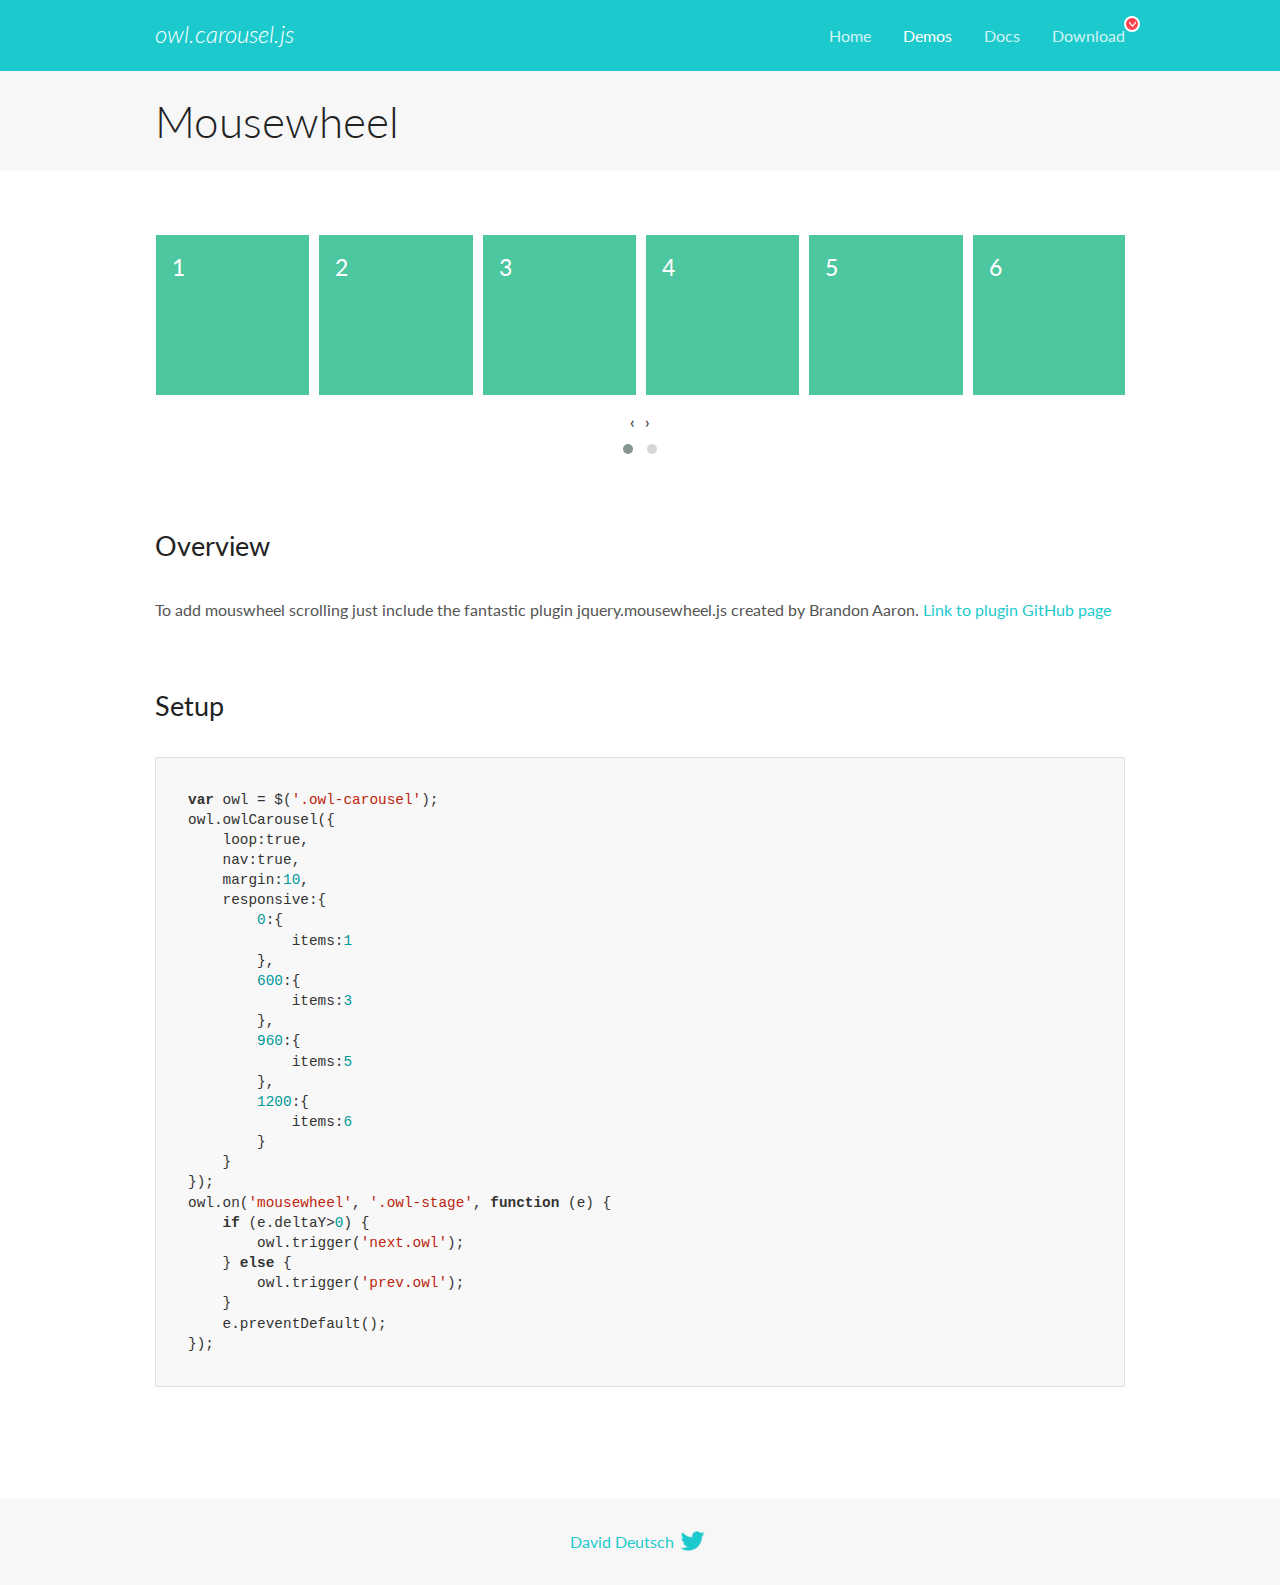
<file: assets/vendor/OwlCarousel2-2.3.4/docs/demos/mousewheel.html>
<!DOCTYPE html>
<html lang="en">
  <head>

    <!-- head -->
    <meta charset="utf-8">
    <meta name="msapplication-tap-highlight" content="no" />
    <meta name="viewport" content="width=device-width, initial-scale=1.0" />
    <meta name="description" content="Mousewheel usage demo">
    <meta name="author" content="David Deutsch">
    <title>
      Mousewheel Demo | Owl Carousel | 2.3.4
    </title>

    <!-- Stylesheets -->
    <link href='https://fonts.googleapis.com/css?family=Lato:300,400,700,400italic,300italic' rel='stylesheet' type='text/css'>
    <link rel="stylesheet" href="../assets/css/docs.theme.min.css">

    <!-- Owl Stylesheets -->
    <link rel="stylesheet" href="../assets/owlcarousel/assets/owl.carousel.min.css">
    <link rel="stylesheet" href="../assets/owlcarousel/assets/owl.theme.default.min.css">

    <!-- HTML5 shim and Respond.js IE8 support of HTML5 elements and media queries -->

    <!--[if lt IE 9]>
      <script src="https://oss.maxcdn.com/libs/html5shiv/3.7.0/html5shiv.js"></script>
      <script src="https://oss.maxcdn.com/libs/respond.js/1.3.0/respond.min.js"></script>
    <![endif]-->

    <!-- Favicons -->
    <link rel="apple-touch-icon-precomposed" sizes="144x144" href="../assets/ico/apple-touch-icon-144-precomposed.png">
    <link rel="shortcut icon" href="../assets/ico/favicon.png">
    <link rel="shortcut icon" href="favicon.ico">

    <!-- Yeah i know js should not be in header. Its required for demos.-->

    <!-- javascript -->
    <script src="../assets/vendors/jquery.min.js"></script>
    <script src="../assets/owlcarousel/owl.carousel.js"></script>
  </head>
  <body>

    <!-- header -->
    <header class="header">
      <div class="row">
        <div class="large-12 columns">
          <div class="brand left">
            <h3>
              <a href="/OwlCarousel2/">owl.carousel.js</a> 
            </h3>
          </div>
          <a id="toggle-nav" class="right">
            <span></span> <span></span> <span></span> 
          </a> 
          <div class="nav-bar">
            <ul class="clearfix">
              <li> <a href="/OwlCarousel2/index.html">Home</a>  </li>
              <li class="active">
                <a href="/OwlCarousel2/demos/demos.html">Demos</a> 
              </li>
              <li> <a href="/OwlCarousel2/docs/started-welcome.html">Docs</a>  </li>
              <li>
                <a href="https://github.com/OwlCarousel2/OwlCarousel2/archive/2.3.4.zip">Download</a> 
                <span class="download"></span> 
              </li>
            </ul>
          </div>
        </div>
      </div>
    </header>

    <!-- title -->
    <section class="title">
      <div class="row">
        <div class="large-12 columns">
          <h1>Mousewheel</h1>
        </div>
      </div>
    </section>

    <!--  Demos -->
    <section id="demos">
      <div class="row">
        <div class="large-12 columns">
          <div class="owl-carousel owl-theme">
            <div class="item">
              <h4>1</h4>
            </div>
            <div class="item">
              <h4>2</h4>
            </div>
            <div class="item">
              <h4>3</h4>
            </div>
            <div class="item">
              <h4>4</h4>
            </div>
            <div class="item">
              <h4>5</h4>
            </div>
            <div class="item">
              <h4>6</h4>
            </div>
            <div class="item">
              <h4>7</h4>
            </div>
            <div class="item">
              <h4>8</h4>
            </div>
            <div class="item">
              <h4>9</h4>
            </div>
            <div class="item">
              <h4>10</h4>
            </div>
            <div class="item">
              <h4>11</h4>
            </div>
            <div class="item">
              <h4>12</h4>
            </div>
          </div>
          <h3 id="overview">Overview</h3>
          <p>To add mouswheel scrolling just include the fantastic plugin jquery.mousewheel.js created by Brandon Aaron.
            <a href="https://github.com/brandonaaron/jquery-mousewheel">Link to plugin GitHub page</a> 
          </p>
          <h3 id="setup">Setup</h3>
          <pre><code>var owl = $(&#39;.owl-carousel&#39;);
owl.owlCarousel({
    loop:true,
    nav:true,
    margin:10,
    responsive:{
        0:{
            items:1
        },
        600:{
            items:3
        },            
        960:{
            items:5
        },
        1200:{
            items:6
        }
    }
});
owl.on(&#39;mousewheel&#39;, &#39;.owl-stage&#39;, function (e) {
    if (e.deltaY&gt;0) {
        owl.trigger(&#39;next.owl&#39;);
    } else {
        owl.trigger(&#39;prev.owl&#39;);
    }
    e.preventDefault();
});</code></pre>
          <script src="../assets/vendors/jquery.mousewheel.min.js"></script>
          <script>
            $(document).ready(function() {
              var owl = $('.owl-carousel');
              owl.owlCarousel({
                loop: true,
                nav: true,
                margin: 10,
                responsive: {
                  0: {
                    items: 1
                  },
                  600: {
                    items: 3
                  },
                  960: {
                    items: 5
                  },
                  1200: {
                    items: 6
                  }
                }
              });
              owl.on('mousewheel', '.owl-stage', function(e) {
                if (e.deltaY > 0) {
                  owl.trigger('next.owl');
                } else {
                  owl.trigger('prev.owl');
                }
                e.preventDefault();
              });
            })
          </script>
        </div>
      </div>
    </section>

    <!-- footer -->
    <footer class="footer">
      <div class="row">
        <div class="large-12 columns">
          <h5>
            <a href="/OwlCarousel2/docs/support-contact.html">David Deutsch</a> 
            <a id="custom-tweet-button" href="https://twitter.com/share?url=https://github.com/OwlCarousel2/OwlCarousel2&text=Owl Carousel - This is so awesome! " target="_blank"></a> 
          </h5>
        </div>
      </div>
    </footer>

    <!-- vendors -->
    <script src="../assets/vendors/highlight.js"></script>
    <script src="../assets/js/app.js"></script>
  </body>
</html>
</file>
<file: assets/css/style.css>
@font-face{src:url("../font/BMDOHYEON.ttf");font-family:"BMDOHYEON";font-style:normal;font-display:swap}@font-face{src:url("../font/Chalkboard-Regular.ttf");font-family:"Chalkboard";font-style:normal;font-display:swap}@font-face{src:url("../font/DalseoDarling.ttf");font-family:"DalseoDarling";font-style:normal;font-display:swap}@font-face{src:url("../font/PyeongChangPeace-Bold.ttf");font-family:"PyeongChangPeace-Bold";font-style:normal;font-display:swap}html,body,div,span,applet,object,iframe,h1,h2,h3,h4,h5,h6,p,blockquote,pre,a,abbr,acronym,address,big,cite,code,del,dfn,em,img,ins,kbd,q,s,samp,small,strike,strong,sub,sup,tt,var,b,u,i,center,dl,dt,dd,ol,ul,li,fieldset,form,label,legend,table,caption,tbody,tfoot,thead,tr,th,td,article,aside,canvas,details,embed,figure,figcaption,footer,header,hgroup,menu,nav,output,ruby,section,summary,time,mark,audio,video{margin:0;padding:0;border:0;font-size:100%;font:inherit;vertical-align:baseline}article,aside,details,figcaption,figure,footer,header,hgroup,menu,nav,section{display:block}body{line-height:1}ol,ul{list-style:none}blockquote,q{quotes:none}blockquote:before,blockquote:after,q:before,q:after{content:"";content:none}table{border-collapse:collapse;border-spacing:0}.flex{display:-webkit-box;display:-ms-flexbox;display:flex;-webkit-box-align:center;-ms-flex-align:center;align-items:center}.flex-wrap{display:-webkit-box;display:-ms-flexbox;display:flex;-ms-flex-wrap:wrap;flex-wrap:wrap;-webkit-box-align:center;-ms-flex-align:center;align-items:center}.flex-column{-webkit-box-orient:vertical;-webkit-box-direction:normal;-ms-flex-direction:column;flex-direction:column}.flex-row{-webkit-box-orient:horizontal;-webkit-box-direction:normal;-ms-flex-direction:row;flex-direction:row}.grid{display:grid;-webkit-box-align:center;-ms-flex-align:center;align-items:center}.sec-title{font-size:4.6875rem;color:var(--textTitleColor);text-shadow:var(--textTitlehadow);font-family:"PyeongChangPeace-Bold";-webkit-text-stroke-width:1px;-webkit-text-stroke-color:var(--textTitleBorder);text-transform:uppercase}.sec-title.withLight{position:relative;display:-webkit-box;display:-ms-flexbox;display:flex;-webkit-box-align:center;-ms-flex-align:center;align-items:center;-webkit-box-pack:center;-ms-flex-pack:center;justify-content:center}.sec-title.withLight::before,.sec-title.withLight::after{height:50px;width:50px;background:#fff;content:"";position:absolute;border-radius:100%;-webkit-box-shadow:var(--textColorWhite) 0px -15px 50px 5px;box-shadow:var(--textColorWhite) 0px -15px 50px 5px}@media(max-width: 34.375rem){.sec-title.withLight::before,.sec-title.withLight::after{height:1.5625rem;width:1.5625rem;-webkit-box-shadow:var(--textColorWhite) 0px -5px 30px 5px;box-shadow:var(--textColorWhite) 0px -5px 30px 5px}}.sec-title.withLight::before{left:-5.625rem}@media(max-width: 34.375rem){.sec-title.withLight::before{left:-3.125rem}}.sec-title.withLight::after{right:-5.625rem}@media(max-width: 34.375rem){.sec-title.withLight::after{right:-3.125rem}}.sec-title.special{position:absolute;font-size:6.25rem;z-index:2;top:13.75rem;margin-left:-47.5rem}@media(max-width: 81.25rem){.sec-title.special{font-size:4.6875rem;margin-left:-37.5rem}}@media(max-width: 65.625rem){.sec-title.special{font-size:5.3125rem;margin-left:-36.25rem;top:11.875rem}}@media(max-width: 50rem){.sec-title.special{all:unset;font-size:4.375rem;color:var(--textTitleColor);text-shadow:var(--textTitlehadow);font-family:"PyeongChangPeace-Bold";-webkit-text-stroke-width:1px;-webkit-text-stroke-color:var(--textTitleBorder);text-transform:uppercase;position:relative;display:-webkit-box;display:-ms-flexbox;display:flex;-webkit-box-align:center;-ms-flex-align:center;align-items:center;-webkit-box-pack:center;-ms-flex-pack:center;justify-content:center}.sec-title.special::before,.sec-title.special::after{height:50px;width:50px;background:#fff;content:"";position:absolute;border-radius:100%;-webkit-box-shadow:var(--textColorWhite) 0px -15px 50px 5px;box-shadow:var(--textColorWhite) 0px -15px 50px 5px}}@media(max-width: 50rem)and (max-width: 34.375rem){.sec-title.special::before,.sec-title.special::after{height:1.875rem;width:1.875rem;-webkit-box-shadow:var(--textColorWhite) 0px -5px 30px 5px;box-shadow:var(--textColorWhite) 0px -5px 30px 5px}}@media(max-width: 50rem){.sec-title.special::before{left:-6.25rem}}@media(max-width: 50rem)and (max-width: 34.375rem){.sec-title.special::before{left:-4.6875rem}}@media(max-width: 50rem){.sec-title.special::after{right:-6.25rem}}@media(max-width: 50rem)and (max-width: 34.375rem){.sec-title.special::after{right:-4.6875rem}}@media(max-width: 50rem)and (max-width: 41.8125rem){.sec-title.special{font-size:3.75rem}}@media(max-width: 50rem)and (max-width: 34.375rem){.sec-title.special{font-size:3.125rem}}@media(max-width: 31.25rem){.sec-title.special{font-size:2.1875rem}}@media(max-width: 81.25rem){.sec-title{font-size:4.0625rem}}@media(max-width: 41.8125rem){.sec-title{font-size:3.75rem}}@media(max-width: 34.375rem){.sec-title{font-size:3.125rem}}@media(max-width: 31.25rem){.sec-title{font-size:2.1875rem}}.wrapper-cont{max-width:1600px;width:100%;padding-left:16px;padding-right:16px}.wrapper-cont-fluid{width:100%;margin:0 auto;padding-left:16px;padding-right:16px}:root{--textColorWhite: hsl(0, 0%, 100%);--textColor: hsl(319, 49%, 86%);--textColorSecondary: hsl(318, 73%, 64%);--textColorHover: hsl(322, 87%, 50%);--textTitleColor: hsl(185, 77%, 58%);--textTitleBorder: var(--textColorHover);--textTitlehadow: 0px 5px 6px hsl(236, 92%, 41%);--textTitleHover: hsl(305, 100%, 73%)}html{-webkit-box-sizing:border-box;box-sizing:border-box;font-size:100%;scroll-behavior:smooth}*,*::before,*::after{-webkit-box-sizing:inherit;box-sizing:inherit}body{margin:0;padding:0;scroll-behavior:smooth}.talentbori__header{min-height:100vh;cursor:pointer}@media(max-width: 81.25rem){.talentbori__header{min-height:31.25rem}}@media(max-width: 50rem){.talentbori__header{min-height:18.75rem}}@media(max-width: 41.8125rem){.talentbori__header{min-height:12.5rem}}@media(max-width: 34.375rem){.talentbori__header{min-height:9.375rem}}@media(max-width: 31.25rem){.talentbori__header{min-height:6.25rem}}.talentbori__header picture img{-o-object-fit:cover;object-fit:cover;width:100%;height:auto;position:absolute;top:0;bottom:0;right:0;left:0}.talentbori__header picture img.headerImg{opacity:1}.talentbori__header picture img.headerImgHover{opacity:0;-webkit-animation:showin 1.75s infinite;animation:showin 1.75s infinite}@-webkit-keyframes showin{0%{opacity:0}50%{opacity:1}}@keyframes showin{0%{opacity:0}50%{opacity:1}}footer{padding:1.875rem 0;-webkit-box-align:center;-ms-flex-align:center;align-items:center;-webkit-box-pack:center;-ms-flex-pack:center;justify-content:center;background-image:url("../image/footer/background.svg");background-size:100% 110vh;background-repeat:no-repeat;background-position:100% 95%}@media(max-width: 81.25rem){footer{background-size:cover}}footer .copyright-marquee{position:relative;width:100vw;max-width:100%;height:40px;overflow-x:hidden;margin-top:30px}footer .copyright-marquee .track{position:absolute;white-space:nowrap;will-change:transform;-webkit-animation:marquee 32s linear infinite;animation:marquee 32s linear infinite;color:var(--textColor);font-size:2.5rem;text-align:center;font-family:"Chalkboard"}@-webkit-keyframes marquee{from{-webkit-transform:translateX(0);transform:translateX(0)}to{-webkit-transform:translateX(-50%);transform:translateX(-50%)}}@keyframes marquee{from{-webkit-transform:translateX(0);transform:translateX(0)}to{-webkit-transform:translateX(-50%);transform:translateX(-50%)}}.extra-button-cont .container-con{display:none;cursor:pointer;position:fixed;top:10px;right:0px;background:rgba(0,0,0,.314);padding:5px 10px;border-radius:6px 0 0 6px}@media(max-width: 43.74875em){.extra-button-cont .container-con{display:inline-block !important}}.extra-button-cont .container-con .bar1,.extra-button-cont .container-con .bar2,.extra-button-cont .container-con .bar3{width:25px;height:3px;background-color:#fff;margin:6px 0;-webkit-transition:.4s;transition:.4s}.extra-button-cont .container-con.change .bar1{-webkit-transform:translate(0, 9px) rotate(-45deg);transform:translate(0, 9px) rotate(-45deg)}.extra-button-cont .container-con.change .bar2{opacity:0}.extra-button-cont .container-con.change .bar3{-webkit-transform:translate(0, -9px) rotate(45deg);transform:translate(0, -9px) rotate(45deg)}.extra-button-cont .icon-bar{position:fixed;top:50%;-webkit-transform:translateY(-50%);transform:translateY(-50%);right:1.875rem;background:rgba(6,1,65,.589);border-radius:3.125rem;z-index:1;padding-top:1.25rem;padding-bottom:1.25rem}@media(max-width: 43.74875em){.extra-button-cont .icon-bar{display:none}}.extra-button-cont .icon-bar a{position:relative;display:-webkit-box;display:-ms-flexbox;display:flex;-webkit-box-align:center;-ms-flex-align:center;align-items:center;-webkit-box-pack:center;-ms-flex-pack:center;justify-content:center;padding:1.25rem 1.5625rem;text-decoration:none}@media(max-width: 43.74875em){.extra-button-cont .icon-bar a{padding:0.625rem}}.extra-button-cont .icon-bar a picture{width:2.1875rem;height:2.1875rem;display:-webkit-box;display:-ms-flexbox;display:flex;-webkit-box-align:center;-ms-flex-align:center;align-items:center;-webkit-box-pack:center;-ms-flex-pack:center;justify-content:center}.extra-button-cont .icon-bar a picture img{-webkit-transition:-webkit-transform 100ms;transition:-webkit-transform 100ms;transition:transform 100ms;transition:transform 100ms, -webkit-transform 100ms;height:auto;-o-object-fit:cover;object-fit:cover;-webkit-transition:.5s ease;transition:.5s ease}.extra-button-cont .icon-bar a picture img.mute{opacity:.2}.extra-button-cont .icon-bar a:nth-child(1) img{width:3.9375rem}@media(max-width: 43.74875em){.extra-button-cont .icon-bar a:nth-child(1) img{width:2.5rem}}.extra-button-cont .icon-bar a:nth-child(2) img{width:4rem}@media(max-width: 43.74875em){.extra-button-cont .icon-bar a:nth-child(2) img{width:3.125rem}}.extra-button-cont .icon-bar a:nth-child(3) img{width:3.375rem}@media(max-width: 43.74875em){.extra-button-cont .icon-bar a:nth-child(3) img{width:1.875rem}}.extra-button-cont .icon-bar a:nth-child(4) img{width:4.9375rem}@media(max-width: 43.74875em){.extra-button-cont .icon-bar a:nth-child(4) img{width:3.75rem}}.extra-button-cont .icon-bar a:nth-child(5) img{width:2.0625rem}@media(max-width: 43.74875em){.extra-button-cont .icon-bar a:nth-child(5) img{width:1.5625rem}}.extra-button-cont .icon-bar a:nth-child(6) img{width:5.75rem}@media(max-width: 43.74875em){.extra-button-cont .icon-bar a:nth-child(6) img{width:3.75rem}}.extra-button-cont .icon-bar a span{position:absolute;display:none;font-family:"DalseoDarling";text-transform:uppercase}.extra-button-cont .icon-bar a:not(:last-child):hover picture img{display:none}.extra-button-cont .icon-bar a:not(:last-child):hover span{display:block;color:var(--textColorWhite)}@media(max-width: 43.74875em){.extra-button-cont .icon-bar{right:0;background:rgba(0,0,0,.3137254902);border-radius:0.75rem 0rem 0rem 0.75rem}.extra-button-cont .icon-bar.active{display:block}}.landingpage{background-image:url("../image/background/homeBg.jpg")}.landingpage__container{min-height:100vh;text-align:center;-webkit-box-pack:center;-ms-flex-pack:center;justify-content:center}.landingpage__container a{color:var(--textColor);text-decoration:none;text-transform:uppercase;font-family:"Chalkboard"}.landingpage__container a p{-webkit-transition:.5s ease;transition:.5s ease}.landingpage__container a p.text1{font-size:145px}.landingpage__container a p.text2{font-size:55px}.landingpage__container a:hover{color:var(--textColorHover)}.landingpage__container a:hover p.text1{font-size:55px}.landingpage__container a:hover p.text2{font-size:100px}#Home{background-image:url("../image/background/mainBg.jpg");background-position:top;background-size:cover}#Home h1{font-size:3.75rem;color:var(--textColor)}@media(max-width: 31.25rem){#Home main{overflow:hidden}}#Home main section article{text-align:center;-webkit-box-pack:center;-ms-flex-pack:center;justify-content:center;position:relative;margin-top:12.5rem;padding:0 0.9375rem}#Home main section article:not(.buy){scroll-margin-top:6.25rem}#Home main section article.prolog{padding:3.125rem 1.25rem;min-height:100vh}@media(max-width: 31.25rem){#Home main section article.prolog{margin-top:6.5625rem}}#Home main section article.prolog p{font-size:3.75rem;width:100%;max-width:75rem;margin:0 auto;margin-top:5rem;color:var(--textColor);font-family:"Chalkboard";line-height:6.25rem}@media(max-width: 81.25rem){#Home main section article.prolog p{font-size:3.125rem;width:80%;line-height:4.375rem}}@media(max-width: 41.8125rem){#Home main section article.prolog p{font-size:3.125rem;width:100%;line-height:4.375rem}}@media(max-width: 31.25rem){#Home main section article.prolog p{font-size:2.25rem;width:100%;line-height:3.125rem;margin-top:3.125rem}}#Home main section article.prolog picture{mix-blend-mode:overlay}#Home main section article.prolog picture.mic{position:absolute;left:-0.625rem;top:0;z-index:-1}#Home main section article.prolog picture.mic img{height:37.5rem;width:37.5rem}@media(max-width: 81.25rem){#Home main section article.prolog picture.mic img{height:25rem;width:25rem}}@media(max-width: 31.25rem){#Home main section article.prolog picture.mic img{height:12.5rem;width:12.5rem}}@media(max-width: 81.25rem){#Home main section article.prolog picture.mic{left:-3.125rem;top:9.375rem}}@media(max-width: 65.625rem){#Home main section article.prolog picture.mic{left:-9.375rem;top:4.0625rem}}@media(max-width: 50rem){#Home main section article.prolog picture.mic{top:7.8125rem}}@media(max-width: 31.25rem){#Home main section article.prolog picture.mic{top:6.25rem;left:-1.25rem}}#Home main section article.prolog picture.makeup{margin-top:6.25rem}@media(max-width: 81.25rem){#Home main section article.prolog picture.makeup{margin-top:4.6875rem}}@media(max-width: 81.25rem){#Home main section article.prolog picture.makeup img{height:21.875rem;width:21.875rem}}@media(max-width: 65.625rem){#Home main section article.prolog picture.makeup img{height:17.5rem;width:17.5rem}}@media(max-width: 65.625rem){#Home main section article.prolog picture.makeup img{height:12.5rem;width:12.5rem}}@media(max-width: 31.25rem){#Home main section article.prolog{min-height:unset}}#Home main section article.story{margin-top:0rem}@media(max-width: 50rem){#Home main section article.story{margin-top:4.375rem}}#Home main section article.story .description p{color:var(--textColor);font-family:"Chalkboard";font-size:2.6875rem;line-height:3.75rem;margin:0 auto;width:100%}@media(max-width: 81.25rem){#Home main section article.story .description p{font-size:2.125rem}}#Home main section article.story .description p.text-1{max-width:81.25rem}#Home main section article.story .description p.text-2{max-width:68.75rem}#Home main section article.story .description p.text-3{max-width:96.875rem}#Home main section article.story .description p.text-4{max-width:106.25rem}#Home main section article.story .description p.text-5{max-width:84.375rem}#Home main section article.story .description p.text-6{margin-top:4.6875rem;max-width:81.25rem}#Home main section article.story .description p.text-7{max-width:62.5rem}#Home main section article.story .description p.text-8{max-width:81.25rem}#Home main section article.story picture.mic{margin-top:6.25rem;mix-blend-mode:overlay}@media(max-width: 81.25rem){#Home main section article.story picture.mic img{width:25rem;height:25rem;-o-object-fit:contain;object-fit:contain}}@media(max-width: 28.125rem){#Home main section article.story picture.mic img{width:15.625rem;height:15.625rem}}#Home main section article.story .mirror-wrapper{display:-webkit-box;display:-ms-flexbox;display:flex;-webkit-box-align:center;-ms-flex-align:center;align-items:center;-webkit-box-pack:center;-ms-flex-pack:center;justify-content:center;height:62.5rem;width:100%}@media(max-width: 81.25rem){#Home main section article.story .mirror-wrapper{height:50rem}}@media(max-width: 41.8125rem){#Home main section article.story .mirror-wrapper{height:40.625rem}}@media(max-width: 32.8125rem){#Home main section article.story .mirror-wrapper{height:37.5rem}}@media(max-width: 28.125rem){#Home main section article.story .mirror-wrapper{height:31.25rem}}#Home main section article.story .mirror-wrapper picture{display:block;position:absolute;top:0}#Home main section article.story .mirror-wrapper picture.girl{z-index:1;top:9.375rem;margin-left:-21.875rem}#Home main section article.story .mirror-wrapper picture.girl img{width:34.375rem}@media(max-width: 81.25rem){#Home main section article.story .mirror-wrapper picture.girl img{width:28.125rem}}@media(max-width: 65.625rem){#Home main section article.story .mirror-wrapper picture.girl img{width:25rem}}@media(max-width: 50rem){#Home main section article.story .mirror-wrapper picture.girl img{margin-left:-6.25rem}}@media(max-width: 41.8125rem){#Home main section article.story .mirror-wrapper picture.girl img{width:21.875rem;margin-left:-2.5rem}}@media(max-width: 32.8125rem){#Home main section article.story .mirror-wrapper picture.girl img{width:18.75rem}}@media(max-width: 29.6875rem){#Home main section article.story .mirror-wrapper picture.girl img{width:15.625rem}}@media(max-width: 81.25rem){#Home main section article.story .mirror-wrapper picture.girl{margin-left:-18.75rem}}@media(max-width: 50rem){#Home main section article.story .mirror-wrapper picture.girl{top:14.0625rem;margin-left:-15.625rem}}@media(max-width: 41.8125rem){#Home main section article.story .mirror-wrapper picture.girl{top:10.9375rem}}@media(max-width: 32.8125rem){#Home main section article.story .mirror-wrapper picture.girl{top:9.6875rem;margin-left:-12.5rem}}@media(max-width: 29.6875rem){#Home main section article.story .mirror-wrapper picture.girl{margin-left:-9.375rem;top:8.4375rem}}@media(max-width: 25rem){#Home main section article.story .mirror-wrapper picture.girl{margin-left:-8.125rem}}#Home main section article.story .mirror-wrapper picture.mirror{z-index:0;margin-right:-25rem;margin-top:6.25rem}#Home main section article.story .mirror-wrapper picture.mirror img{width:37.5rem;margin-right:-2.5rem;margin-top:-2.5rem}@media(max-width: 81.25rem){#Home main section article.story .mirror-wrapper picture.mirror img{width:31.25rem}}@media(max-width: 65.625rem){#Home main section article.story .mirror-wrapper picture.mirror img{width:28.125rem}}@media(max-width: 41.8125rem){#Home main section article.story .mirror-wrapper picture.mirror img{width:21.875rem}}@media(max-width: 32.8125rem){#Home main section article.story .mirror-wrapper picture.mirror img{width:20.3125rem}}@media(max-width: 29.6875rem){#Home main section article.story .mirror-wrapper picture.mirror img{width:15.625rem}}@media(max-width: 81.25rem){#Home main section article.story .mirror-wrapper picture.mirror{margin-right:-19.375rem;margin-top:6.875rem}}@media(max-width: 65.625rem){#Home main section article.story .mirror-wrapper picture.mirror{margin-right:-15.625rem;margin-top:7.5rem}}@media(max-width: 50rem){#Home main section article.story .mirror-wrapper picture.mirror{margin-top:12.5rem;margin-right:-11.875rem}}@media(max-width: 41.8125rem){#Home main section article.story .mirror-wrapper picture.mirror{margin-right:-9.375rem;margin-top:11.25rem}}@media(max-width: 32.8125rem){#Home main section article.story .mirror-wrapper picture.mirror{margin-right:-7.5rem;margin-top:9.375rem}}@media(max-width: 29.6875rem){#Home main section article.story .mirror-wrapper picture.mirror{margin-right:-6.875rem}}@media(max-width: 29.6875rem){#Home main section article.story .mirror-wrapper picture.mirror{margin-right:-3.125rem}}#Home main section article.story .mirror-wrapper picture.mirror lottie-player{width:32.5rem !important;height:47.1875rem !important;z-index:-1;position:absolute;top:0.3125rem;right:0.9375rem;-webkit-clip-path:polygon(0 11%, 100% 0, 100% 100%, 1% 91%);clip-path:polygon(0 11%, 100% 0, 100% 100%, 1% 91%);background-color:#fc7af4}@media(max-width: 81.25rem){#Home main section article.story .mirror-wrapper picture.mirror lottie-player{width:26.5625rem !important;height:37.5rem !important}}@media(max-width: 65.625rem){#Home main section article.story .mirror-wrapper picture.mirror lottie-player{width:23.75rem !important;height:34.375rem !important;top:0rem;right:0.625rem}}@media(max-width: 41.8125rem){#Home main section article.story .mirror-wrapper picture.mirror lottie-player{width:18.4375rem !important;height:26.5625rem !important;top:-0.3125rem;right:0rem}}@media(max-width: 32.8125rem){#Home main section article.story .mirror-wrapper picture.mirror lottie-player{width:17.1875rem !important;height:24.6875rem !important;top:-0.625rem}}@media(max-width: 29.6875rem){#Home main section article.story .mirror-wrapper picture.mirror lottie-player{width:13.125rem !important;right:-0.625rem;height:19.6875rem !important;top:-1.25rem}}#Home main section article.roadmap .roadmap-cont{margin-top:6.25rem;gap:3rem;-webkit-box-align:start;-ms-flex-align:start;align-items:start;-webkit-box-pack:center;-ms-flex-pack:center;justify-content:center;grid-template-columns:repeat(3, 1fr);grid-template-rows:1fr;grid-column-gap:0px;grid-row-gap:0px;-webkit-transition:.2s ease;transition:.2s ease}#Home main section article.roadmap .roadmap-cont.web{display:grid}@media(max-width: 50rem){#Home main section article.roadmap .roadmap-cont.web{display:none}}#Home main section article.roadmap .roadmap-cont.mobile{display:none}@media(max-width: 50rem){#Home main section article.roadmap .roadmap-cont.mobile{display:grid;grid-template-columns:1fr;row-gap:1.25rem}}#Home main section article.roadmap .roadmap-cont.mobile .flex-cont .inside-cont h3{font-size:4.6875rem}#Home main section article.roadmap .roadmap-cont.mobile .flex-cont .inside-cont p{font-size:2.5rem}@media(max-width: 81.25rem){#Home main section article.roadmap .roadmap-cont{grid-template-columns:35% 30% 35%}}@media(max-width: 65.625rem){#Home main section article.roadmap .roadmap-cont{grid-template-columns:repeat(3, 33.33%)}}#Home main section article.roadmap .roadmap-cont .flex-cont{-ms-flex-preferred-size:calc(33.33% - 2.5rem);flex-basis:calc(33.33% - 2.5rem);-webkit-box-align:center;-ms-flex-align:center;align-items:center;-webkit-box-pack:center;-ms-flex-pack:center;justify-content:center;position:relative}#Home main section article.roadmap .roadmap-cont .flex-cont .inside-cont{min-height:18.75rem;-webkit-box-align:center;-ms-flex-align:center;align-items:center;-webkit-box-pack:center;-ms-flex-pack:center;justify-content:center;cursor:pointer;position:relative}@media(max-width: 65.625rem){#Home main section article.roadmap .roadmap-cont .flex-cont .inside-cont{min-height:12.5rem}}#Home main section article.roadmap .roadmap-cont .flex-cont .inside-cont h3{color:var(--textTitleColor);font-family:"PyeongChangPeace-Bold";font-size:3.75rem;margin-bottom:1.25rem;-webkit-transition:.2s ease;transition:.2s ease}@media(max-width: 81.25rem){#Home main section article.roadmap .roadmap-cont .flex-cont .inside-cont h3{font-size:2.5rem}}#Home main section article.roadmap .roadmap-cont .flex-cont .inside-cont p{font-family:"Chalkboard";font-size:2.5rem;color:var(--textColorSecondary);text-transform:uppercase;-webkit-transition:.2s ease;transition:.2s ease}@media(max-width: 65.625rem){#Home main section article.roadmap .roadmap-cont .flex-cont .inside-cont p{font-size:1.875rem}}#Home main section article.roadmap .roadmap-cont .flex-cont .inside-cont .hover-content{position:absolute;background-color:rgba(238,17,157,.74);z-index:1;border-radius:1rem;display:none}#Home main section article.roadmap .roadmap-cont .flex-cont .inside-cont .hover-content span{font-size:2rem;font-family:"Chalkboard";color:var(--textColor);padding:1.25rem;line-height:3.125rem}@media(max-width: 81.25rem){#Home main section article.roadmap .roadmap-cont .flex-cont .inside-cont .hover-content span{font-size:1.625rem;line-height:2.5rem}}#Home main section article.roadmap .roadmap-cont .flex-cont .inside-cont:hover h3{font-size:4.6875rem;color:var(--textTitleHover)}@media(max-width: 81.25rem){#Home main section article.roadmap .roadmap-cont .flex-cont .inside-cont:hover h3{font-size:4.375rem}}#Home main section article.roadmap .roadmap-cont .flex-cont .inside-cont:hover p{font-size:3.125rem}@media(max-width: 81.25rem){#Home main section article.roadmap .roadmap-cont .flex-cont .inside-cont:hover p{font-size:1.875rem}}#Home main section article.roadmap .roadmap-cont .flex-cont .inside-cont:hover .hover-content{display:block;padding:20px}#Home main section article.roadmap .roadmap-cont .flex-cont .inside-cont:hover .hover-content.hover-1{top:15rem}@media(max-width: 81.25rem){#Home main section article.roadmap .roadmap-cont .flex-cont .inside-cont:hover .hover-content.hover-1{top:13.75rem}}@media(max-width: 65.625rem){#Home main section article.roadmap .roadmap-cont .flex-cont .inside-cont:hover .hover-content.hover-1{top:11.25rem}}#Home main section article.roadmap .roadmap-cont .flex-cont .inside-cont:hover .hover-content.hover-2{top:15.625rem}@media(max-width: 81.25rem){#Home main section article.roadmap .roadmap-cont .flex-cont .inside-cont:hover .hover-content.hover-2{top:14.375rem}}@media(max-width: 65.625rem){#Home main section article.roadmap .roadmap-cont .flex-cont .inside-cont:hover .hover-content.hover-2{top:11.25rem}}#Home main section article.roadmap .roadmap-cont .flex-cont .inside-cont:hover .hover-content.hover-3{top:23.75rem}@media(max-width: 81.25rem){#Home main section article.roadmap .roadmap-cont .flex-cont .inside-cont:hover .hover-content.hover-3{top:17.5rem}}@media(max-width: 65.625rem){#Home main section article.roadmap .roadmap-cont .flex-cont .inside-cont:hover .hover-content.hover-3{top:13.75rem}}#Home main section article.roadmap .roadmap-cont .flex-cont .inside-cont:hover .hover-content.hover-4{top:15rem}@media(max-width: 81.25rem){#Home main section article.roadmap .roadmap-cont .flex-cont .inside-cont:hover .hover-content.hover-4{top:13.75rem}}@media(max-width: 65.625rem){#Home main section article.roadmap .roadmap-cont .flex-cont .inside-cont:hover .hover-content.hover-4{top:11.25rem}}#Home main section article.roadmap .roadmap-cont .flex-cont .inside-cont:hover .hover-content.hover-5{top:15rem;min-width:1300px;width:100%}@media(max-width: 65.625rem){#Home main section article.roadmap .roadmap-cont .flex-cont .inside-cont:hover .hover-content.hover-5{top:11.25rem;min-width:unset}}@media(max-width: 50rem){#Home main section article.roadmap .roadmap-cont .flex-cont .inside-cont:hover .hover-content{min-width:unset;width:100%}}#Home main section article.roadmap .roadmap-cont .flex-cont picture img{-webkit-transition:.2s ease;transition:.2s ease}@media(max-width: 81.25rem){#Home main section article.roadmap .roadmap-cont .flex-cont picture img{width:100%;height:auto}}#Home main section article.roadmap .roadmap-cont .flex-cont picture img[class*=pic1-]{display:none}#Home main section article.buy{min-height:100vh;background-image:url("../image/article/buy/background.jpg");background-position:center;background-repeat:no-repeat;background-size:cover}@media(max-width: 81.25rem){#Home main section article.buy{margin-top:3.125rem}}#Home main section article.buy .buy-cont{-webkit-box-align:center;-ms-flex-align:center;align-items:center;-webkit-box-pack:center;-ms-flex-pack:center;justify-content:center}#Home main section article.buy .buy-cont h3{font-size:6.25rem;font-family:"Chalkboard";color:#fff;margin-bottom:80px}@media(max-width: 65.625rem){#Home main section article.buy .buy-cont h3{font-size:4.6875rem}}@media(max-width: 50rem){#Home main section article.buy .buy-cont h3{font-size:4.0625rem}}@media(max-width: 41.8125rem){#Home main section article.buy .buy-cont h3{font-size:3.125rem}}@media(max-width: 37.5rem){#Home main section article.buy .buy-cont h3{font-size:2.8125rem}}#Home main section article.buy .buy-cont .test{display:-webkit-box;display:-ms-flexbox;display:flex;-webkit-box-align:center;-ms-flex-align:center;align-items:center;-webkit-box-pack:center;-ms-flex-pack:center;justify-content:center;height:100px}#Home main section article.buy .buy-cont .test a{font-size:5rem;font-family:"PyeongChangPeace-Bold";text-decoration:none;border:5px solid #000;color:var(--textColorHover);border-radius:6.25rem;background-color:var(--textColor);padding:1.875rem 3.75rem;-webkit-box-shadow:#000 -10px 10px 0px;box-shadow:#000 -10px 10px 0px;display:block;margin-top:10px;margin-right:10px;-webkit-transition:.3s ease;transition:.3s ease}@media(max-width: 41.8125rem){#Home main section article.buy .buy-cont .test a{font-size:3.4375rem}}@media(max-width: 35.9375rem){#Home main section article.buy .buy-cont .test a{font-size:3.125rem}}@media(max-width: 31.25rem){#Home main section article.buy .buy-cont .test a{font-size:2.5rem;padding:1.25rem 2.5rem}}@media(max-width: 25rem){#Home main section article.buy .buy-cont .test a{font-size:2.1875rem;padding:1.25rem 2.5rem;margin-right:-20px}}#Home main section article.buy .buy-cont .test a:hover{margin-top:0px;margin-right:0px;-webkit-box-shadow:#000 -20px 20px 0px;box-shadow:#000 -20px 20px 0px;background-color:var(--textTitleColor)}#Home main section article.buy .buy-cont .test a:hover~h3{margin-top:-20px}#Home main section article.showcase{padding:0}#Home main section article.showcase .showcase-carousel{border-bottom:2px solid #fff}
</file>
